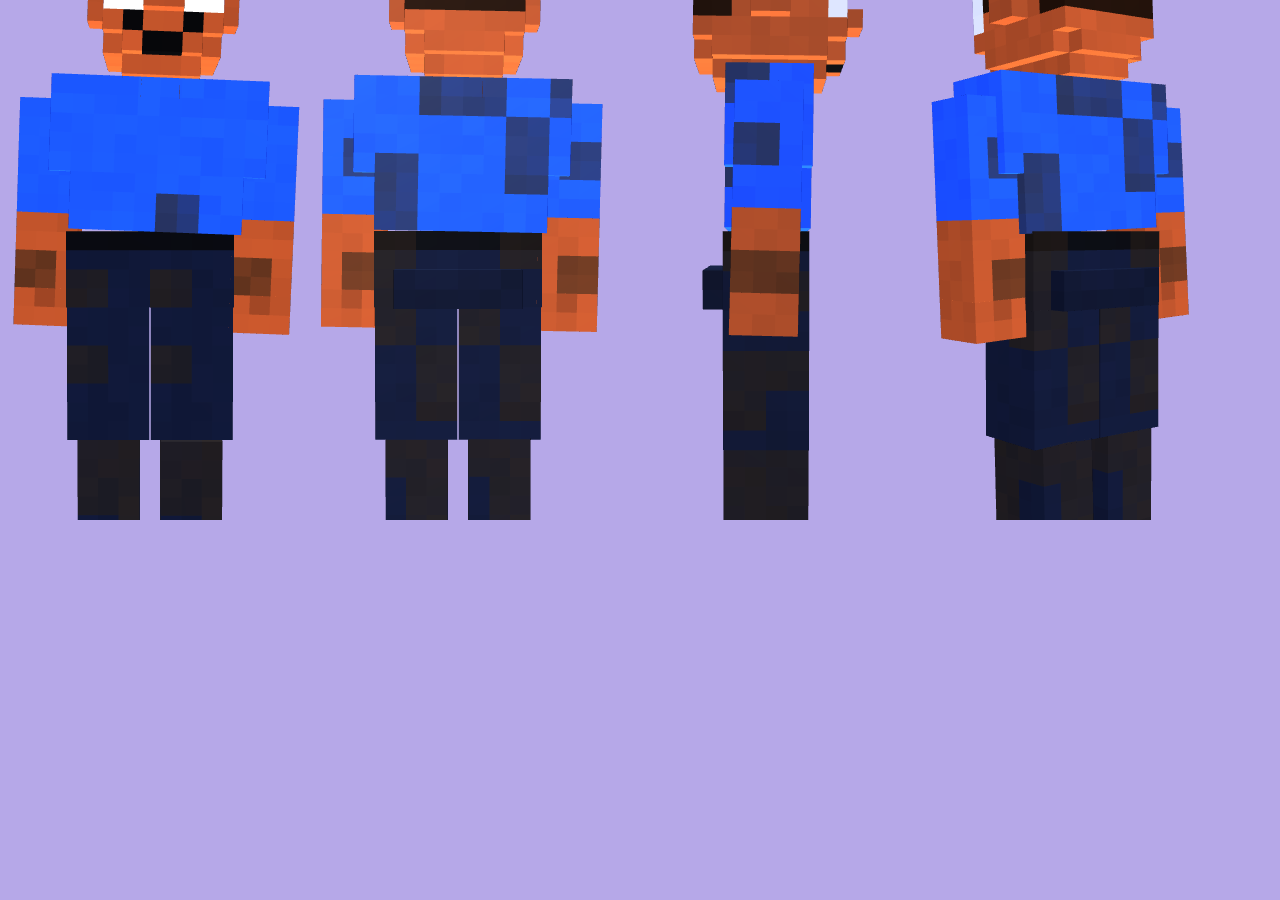
<file: _avatar-body-test.html>
<!doctype html><html><head><meta charset="utf-8"><title>avatar body test</title>
<style>body{margin:0;background:#b6a8e8;display:flex;gap:8px;flex-wrap:wrap}canvas{display:block}</style></head>
<body>
<script src="vendor/three/three.r128.min.js"></script>
<script src="engine/world/53-voxel-avatar.js"></script>
<script>
const W=300,H=520;
// four angles: front, back, left profile, 3/4 back
const VIEWS=[
  {name:'front', ang:0},
  {name:'back', ang:Math.PI},
  {name:'left', ang:-Math.PI/2},
  {name:'3q-back', ang:Math.PI*0.78},
];
let done=0;
for(const v of VIEWS){
  const cv=document.createElement('canvas');
  cv.width=W*devicePixelRatio; cv.height=H*devicePixelRatio;
  cv.style.width=W+'px'; cv.style.height=H+'px';
  document.body.appendChild(cv);
  const renderer=new THREE.WebGLRenderer({canvas:cv,antialias:true});
  renderer.setPixelRatio(devicePixelRatio);
  renderer.setSize(W,H,false);
  renderer.setClearColor(0xb6a8e8,1);
  const scene=new THREE.Scene();
  const cam=new THREE.PerspectiveCamera(32,W/H,0.01,100);
  scene.add(new THREE.HemisphereLight(0xffffff,0x6a5fa0,1.1));
  const dir=new THREE.DirectionalLight(0xffffff,1.0); dir.position.set(2,4,3); scene.add(dir);
  const av=window.makeVoxelAvatar({fit:'Casual',seed:7,body:'Masc',skin:2,height:1,build:1,gear:'None'});
  scene.add(av.group);
  const box=new THREE.Box3().setFromObject(av.group);
  const c=box.getCenter(new THREE.Vector3());
  const r=0.62;
  const midY=c.y;
  cam.position.set(Math.sin(v.ang)*r, midY, Math.cos(v.ang)*r);
  cam.lookAt(0, midY*0.92, 0);
  let frames=0;
  function loop(){ av.update(0.016); renderer.render(scene,cam); if(frames++<8) requestAnimationFrame(loop); else { done++; if(done===VIEWS.length) window.__ready=true; } }
  loop();
  const lbl=document.createElement('div'); lbl.textContent=v.name; lbl.style.cssText='position:absolute;color:#fff;font:bold 12px monospace';
}
</script></body></html>
</file>
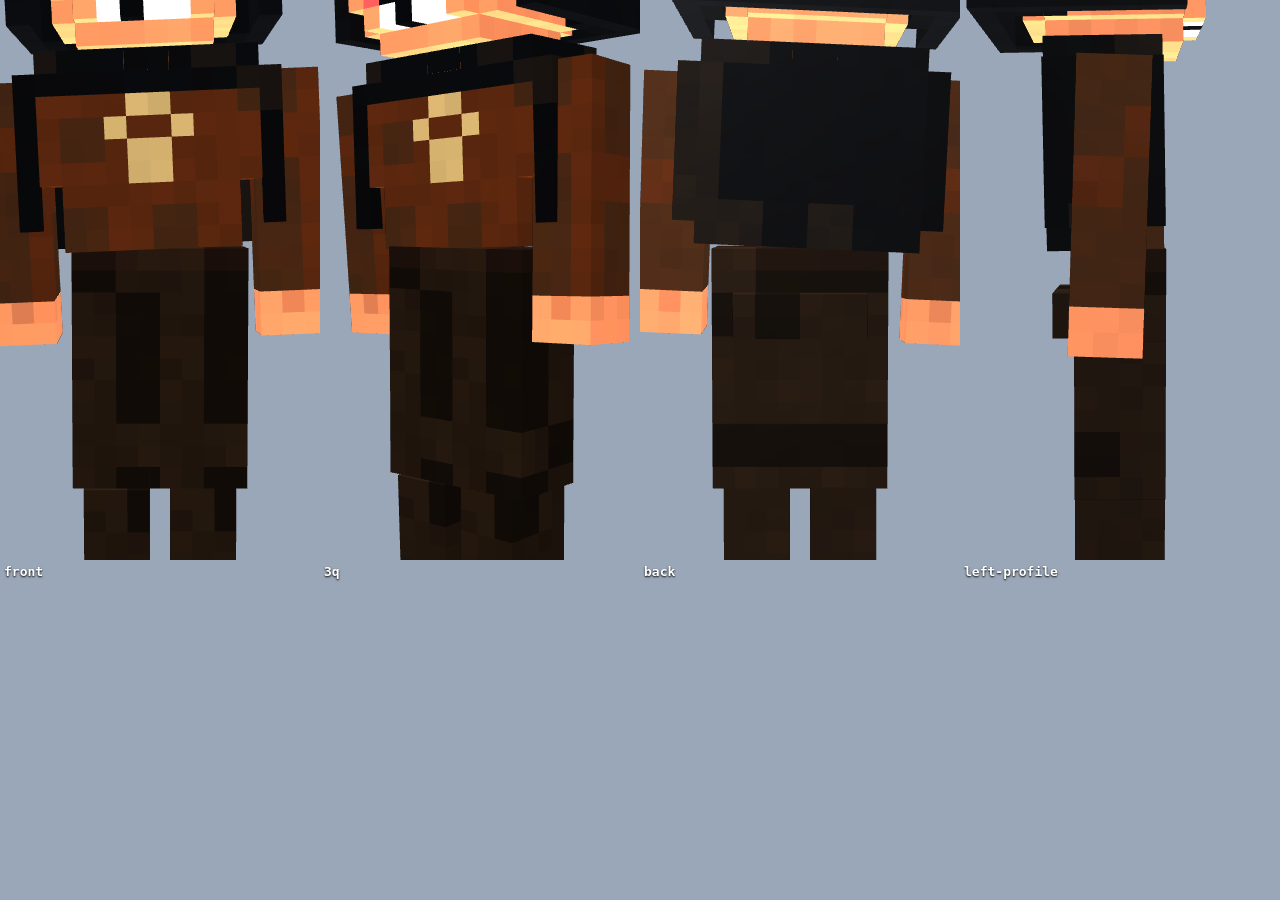
<file: _avatar-hooded-proof.html>
<!doctype html><html><head><meta charset="utf-8"><title>hooded proof</title>
<style>html,body{margin:0;background:#9aa7b8}#row{display:flex;gap:0;flex-wrap:nowrap}canvas{display:block}span.lbl{position:absolute;color:#fff;font:bold 13px monospace;padding:4px;text-shadow:0 1px 2px #000}</style></head>
<body><div id="row"></div>
<script src="vendor/three/three.r128.min.js"></script>
<script src="engine/world/53-voxel-avatar.js"></script>
<script>
const W=320,H=560, DPR=1;
const VIEWS=[
  {name:'front', ang:0},
  {name:'3q', ang:Math.PI*0.22},
  {name:'back', ang:Math.PI},
  {name:'left-profile', ang:-Math.PI/2},
];
const row=document.getElementById('row');
const diag={threeLoaded: typeof THREE!=='undefined', avatarFn: typeof window.makeVoxelAvatar==='function', views:[]};
for(const v of VIEWS){
  const wrap=document.createElement('div'); wrap.style.position='relative'; row.appendChild(wrap);
  const cv=document.createElement('canvas');
  cv.width=W*DPR; cv.height=H*DPR; cv.style.width=W+'px'; cv.style.height=H+'px';
  wrap.appendChild(cv);
  const renderer=new THREE.WebGLRenderer({canvas:cv,antialias:true,preserveDrawingBuffer:true});
  renderer.setPixelRatio(DPR); renderer.setSize(W,H,false); renderer.setClearColor(0x9aa7b8,1);
  const scene=new THREE.Scene();
  const cam=new THREE.PerspectiveCamera(30,W/H,0.01,100);
  scene.add(new THREE.HemisphereLight(0xffffff,0x5a6680,1.15));
  const dir=new THREE.DirectionalLight(0xffffff,1.05); dir.position.set(2,4,3); scene.add(dir);
  const av=window.makeVoxelAvatar({fit:'HoodedRogue',seed:99,body:'Masc',skin:1,height:1,build:0,gear:'None'});
  scene.add(av.group);
  const box=new THREE.Box3().setFromObject(av.group);
  const c=box.getCenter(new THREE.Vector3());
  const r=0.6, midY=c.y;
  cam.position.set(Math.sin(v.ang)*r, midY*1.05, Math.cos(v.ang)*r);
  cam.lookAt(0, midY*0.9, 0);
  for(let i=0;i<16;i++) av.update(0.05);
  renderer.render(scene,cam);
  // pixel readback: count non-background pixels to prove geometry rendered
  const gl=renderer.getContext();
  const px=new Uint8Array(W*H*4);
  gl.readPixels(0,0,W,H,gl.RGBA,gl.UNSIGNED_BYTE,px);
  let nonBg=0, darkHood=0, brownTunic=0;
  for(let i=0;i<px.length;i+=4){
    const rr=px[i],gg=px[i+1],bb=px[i+2];
    // background is ~ (154,167,184)
    if(Math.abs(rr-154)>16||Math.abs(gg-167)>16||Math.abs(bb-184)>16) nonBg++;
    if(rr<70&&gg<70&&bb<80) darkHood++;            // near-black hood/cloak
    if(rr>110&&rr<170&&gg>70&&gg<120&&bb<90) brownTunic++; // leather tunic browns
  }
  diag.views.push({name:v.name, nonBg, darkHood, brownTunic, total:W*H});
  const lbl=document.createElement('span'); lbl.className='lbl'; lbl.textContent=v.name; wrap.appendChild(lbl);
}
window.__diag=diag;
document.title='DIAG '+JSON.stringify(diag);
window.__ready=true;
</script></body></html>
</file>
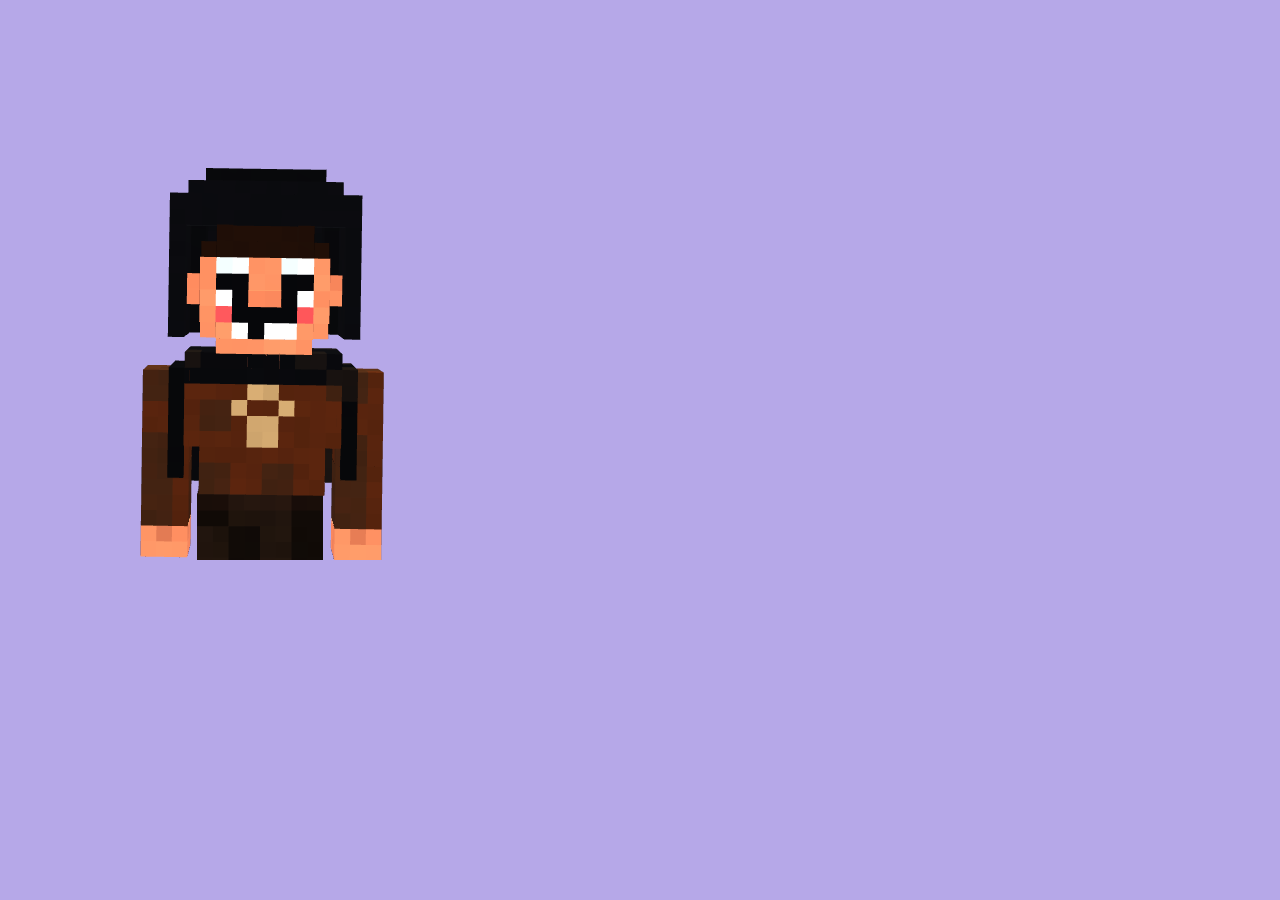
<file: _avatar-test.html>
<!doctype html><html><head><meta charset="utf-8"><title>avatar test</title>
<style>body{margin:0;background:#b6a8e8}#c{display:block}</style></head>
<body><canvas id="c"></canvas>
<script src="vendor/three/three.r128.min.js"></script>
<script src="engine/world/53-voxel-avatar.js"></script>
<script>
const cv=document.getElementById('c');
const W=520,H=560; cv.width=W*devicePixelRatio; cv.height=H*devicePixelRatio;
cv.style.width=W+'px'; cv.style.height=H+'px';
const renderer=new THREE.WebGLRenderer({canvas:cv,antialias:true});
renderer.setPixelRatio(devicePixelRatio);
renderer.setSize(W,H,false);
renderer.setClearColor(0xb6a8e8,1);
const scene=new THREE.Scene();
const cam=new THREE.PerspectiveCamera(32,W/H,0.01,100);
scene.add(new THREE.HemisphereLight(0xffffff,0x6a5fa0,1.1));
const dir=new THREE.DirectionalLight(0xffffff,1.0); dir.position.set(2,4,3); scene.add(dir);
const av=window.makeVoxelAvatar({fit:'HoodedRogue',seed:99,body:'Masc',skin:1,height:1,build:0,gear:'None'});
scene.add(av.group);
// frame on the head/upper body
const box=new THREE.Box3().setFromObject(av.group);
const c=box.getCenter(new THREE.Vector3());
const headY=box.max.y - (box.max.y-box.min.y)*0.18;
cam.position.set(0, headY, 0.78);
cam.lookAt(0, headY, 0);
let t=0,frames=0;
function loop(){ t+=0.016; av.update(0.016); renderer.render(scene,cam); if(frames++<8) requestAnimationFrame(loop); else window.__ready=true; }
loop();
</script></body></html>
</file>
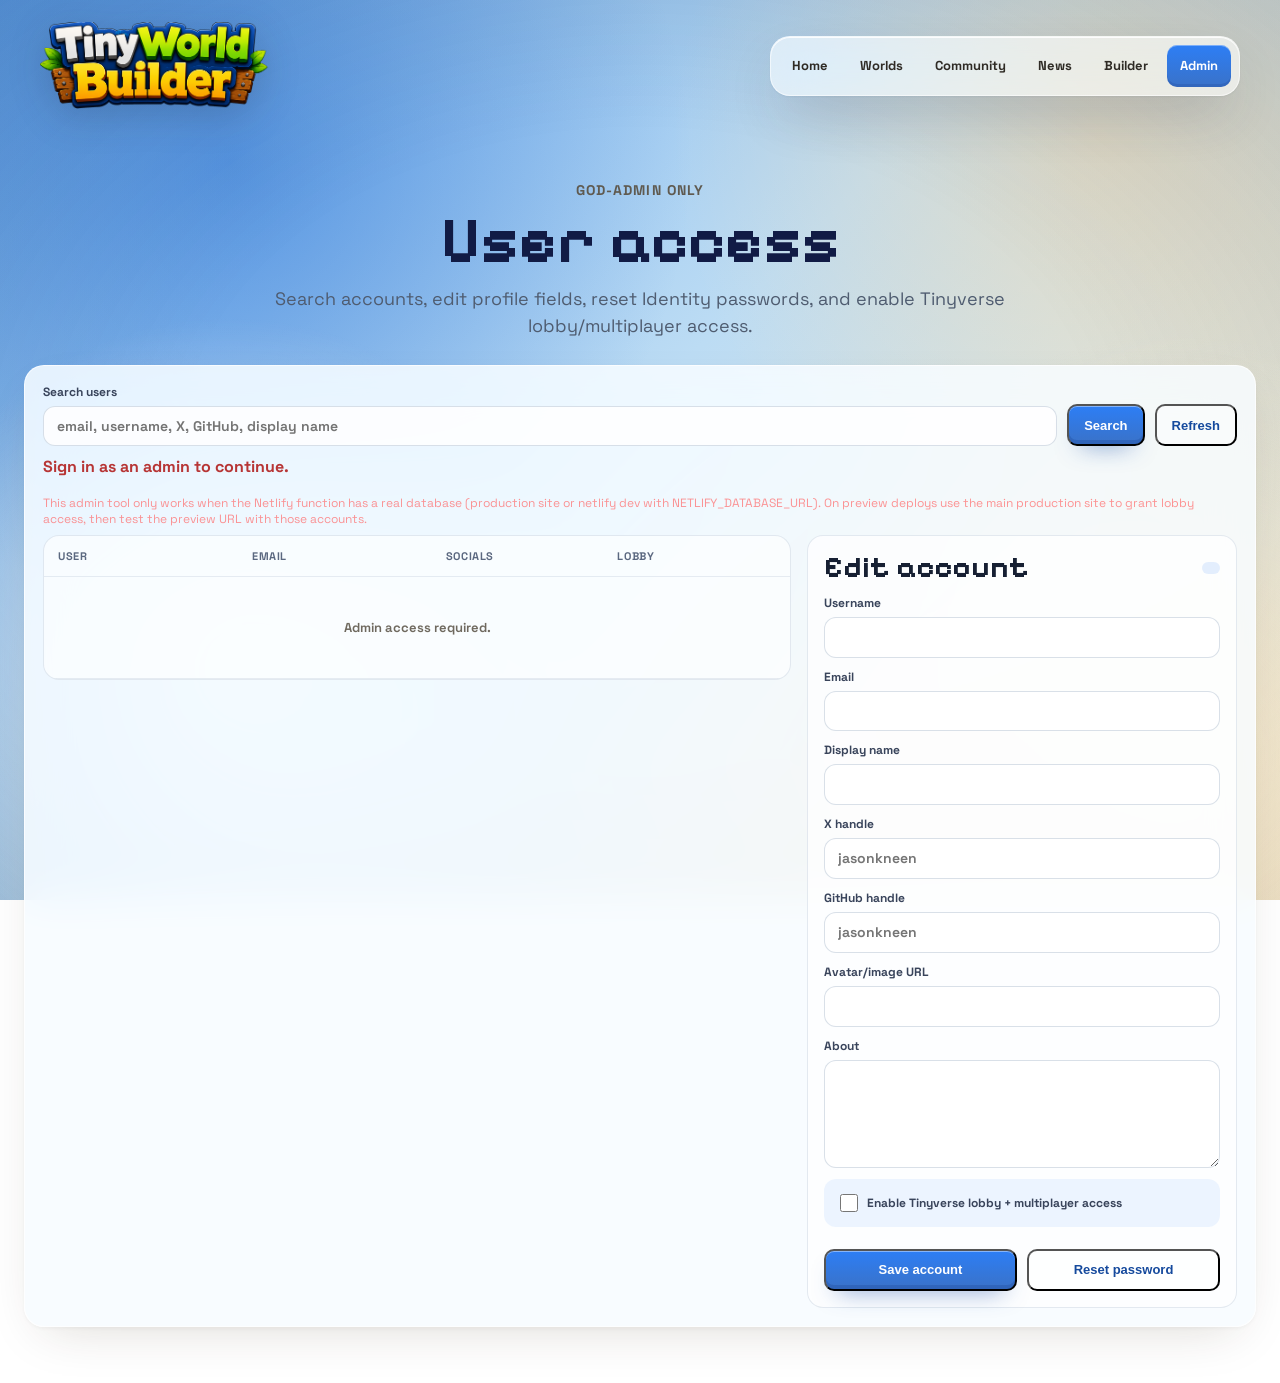
<file: admin-users.html>
<!DOCTYPE html>
<html lang="en">
<head>
<meta charset="UTF-8" />
<meta name="viewport" content="width=device-width, initial-scale=1" />
<meta name="description" content="TinyWorld admin user management." />
<title>Admin Users - Tiny World Builder</title>
<link rel="icon" href="assets/twlogo.png" />
<link rel="preconnect" href="https://fonts.googleapis.com" />
<link rel="preconnect" href="https://fonts.gstatic.com" crossorigin />
<link rel="stylesheet" href="https://fonts.googleapis.com/css2?family=Space+Grotesk:wght@300..700&display=swap" />
<link rel="stylesheet" href="styles/landing.css" />
<script>
  (function adminAuthBootstrap() {
    window.__tinyworldAuthReady = new Promise(function (resolve) {
      window.__resolveTinyWorldAuthReady = resolve;
      setTimeout(function () { resolve(false); }, 2500);
    });
  })();
</script>
<script id="tinyworld-auth-importmap" type="importmap">
{
  "imports": {
    "@netlify/identity": "./vendor/netlify/identity.js",
    "gotrue-js": "./vendor/netlify/gotrue.js"
  }
}
</script>
<script type="module" src="vendor/tinyworld-auth.js"></script>
</head>
<body class="landing-page admin-users-page">
  <header class="site-header" aria-label="Tiny World Builder">
    <a class="site-logo" href="/" aria-label="Tiny World Builder home">
      <img src="assets/twlogo-wordmark.png" alt="Tiny World Builder" width="1064" height="403" />
    </a>
    <nav class="site-nav" aria-label="Primary">
      <a href="/">Home</a>
      <a href="/worlds">Worlds</a>
      <a href="/community">Community</a>
      <a href="/news">News</a>
      <a href="/tiny-world-builder">Builder</a>
      <a href="/admin-users" aria-current="page">Admin</a>
    </nav>
  </header>

  <main>
    <section class="page-hero-section admin-users-hero" aria-labelledby="admin-users-title">
      <div class="page-hero-copy">
        <p class="eyebrow">God-admin only</p>
        <h1 id="admin-users-title">User access</h1>
        <p>Search accounts, edit profile fields, reset Identity passwords, and enable Tinyverse lobby/multiplayer access.</p>
      </div>
    </section>

    <section class="admin-users-shell" aria-label="User administration">
      <div class="admin-users-toolbar">
        <label>
          <span>Search users</span>
          <input id="admin-user-search" type="search" placeholder="email, username, X, GitHub, display name" autocomplete="off" />
        </label>
        <button class="primary-action" id="admin-user-search-btn" type="button">Search</button>
        <button class="secondary-action" id="admin-user-refresh-btn" type="button">Refresh</button>
      </div>
      <p class="admin-users-status" id="admin-users-status">Checking admin access…</p><p style="font-size:12px;opacity:.7;margin:8px 0;color:#f66">This admin tool only works when the Netlify function has a real database (production site or netlify dev with NETLIFY_DATABASE_URL). On preview deploys use the main production site to grant lobby access, then test the preview URL with those accounts.</p>
      <div class="admin-users-layout">
        <div class="admin-users-list-wrap">
          <table class="admin-users-table">
            <thead>
              <tr>
                <th>User</th>
                <th>Email</th>
                <th>Socials</th>
                <th>Lobby</th>
                <th></th>
              </tr>
            </thead>
            <tbody id="admin-users-list"></tbody>
          </table>
        </div>
        <form class="admin-user-editor" id="admin-user-editor" hidden>
          <div class="admin-user-editor-head">
            <h2>Edit account</h2>
            <span id="admin-user-id-pill"></span>
          </div>
          <input id="admin-user-id" type="hidden" />
          <label>Username<input id="admin-user-username" type="text" autocomplete="off" required /></label>
          <label>Email<input id="admin-user-email" type="email" autocomplete="off" /></label>
          <label>Display name<input id="admin-user-display" type="text" autocomplete="off" required /></label>
          <label>X handle<input id="admin-user-twitter" type="text" autocomplete="off" placeholder="jasonkneen" /></label>
          <label>GitHub handle<input id="admin-user-github" type="text" autocomplete="off" placeholder="jasonkneen" /></label>
          <label>Avatar/image URL<input id="admin-user-image" type="url" autocomplete="off" /></label>
          <label>About<textarea id="admin-user-about" rows="5"></textarea></label>
          <label class="admin-user-check"><input id="admin-user-lobby" type="checkbox" /> Enable Tinyverse lobby + multiplayer access</label>
          <p class="admin-reset-note" id="admin-reset-note"></p>
          <div class="admin-user-actions">
            <button class="primary-action" type="submit">Save account</button>
            <button class="secondary-action" id="admin-user-reset-password" type="button">Reset password</button>
          </div>
        </form>
      </div>
    </section>
  </main>

  <script src="scripts/admin-users.js" defer></script>
</body>
</html>
</file>
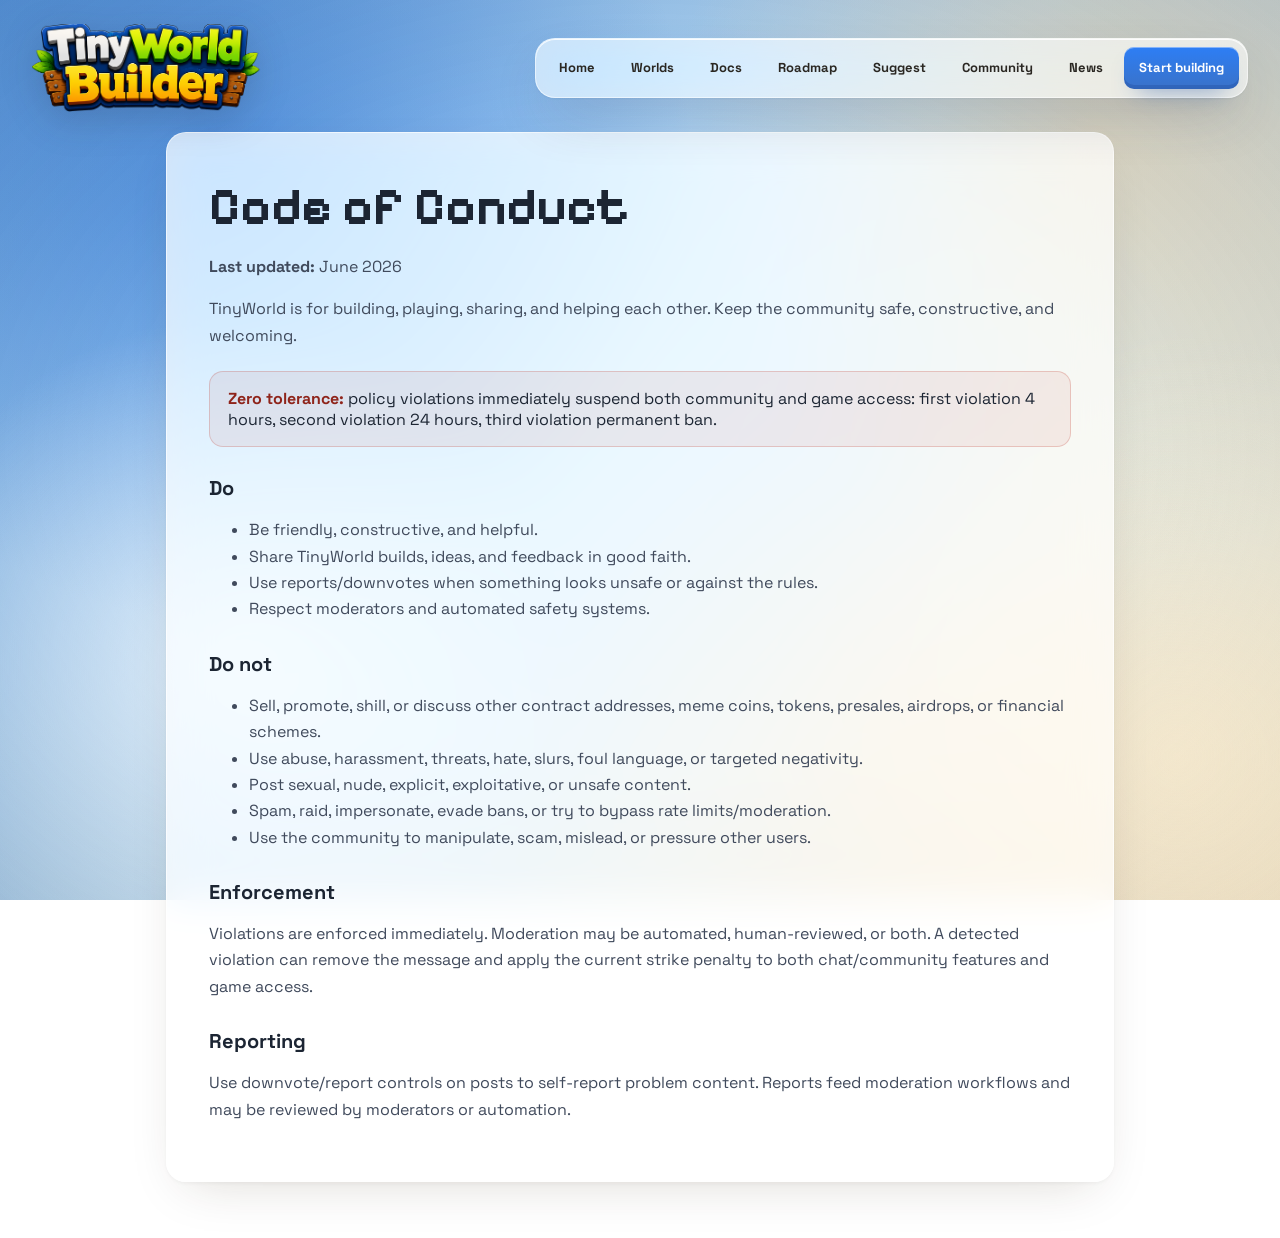
<file: code-of-conduct.html>
<!DOCTYPE html>
<html lang="en">
<head>
<meta charset="UTF-8" />
<meta name="viewport" content="width=device-width, initial-scale=1" />
<meta name="description" content="TinyWorld Community Code of Conduct" />
<title>Code of Conduct - Tiny World Builder</title>
<link rel="icon" href="assets/twlogo.png" />
<link rel="preconnect" href="https://fonts.googleapis.com" />
<link rel="preconnect" href="https://fonts.gstatic.com" crossorigin />
<link rel="stylesheet" href="https://fonts.googleapis.com/css2?family=Space+Grotesk:wght@300..700&display=swap" />
<link rel="stylesheet" href="styles/landing.css" />
<style>
  .legal-main { width:min(980px, calc(100vw - 32px)); margin:0 auto; padding:132px 16px 56px; }
  .legal-card { background:rgba(255,255,255,.76); border:1px solid rgba(255,255,255,.62); border-radius:var(--radius-xl); box-shadow:var(--shadow); backdrop-filter:blur(20px) saturate(180%); -webkit-backdrop-filter:blur(20px) saturate(180%); padding:clamp(22px,4vw,42px); color:#1c2533; }
  .legal-card h1 { font-family:var(--display-font); font-size:clamp(32px,5vw,52px); margin:0 0 6px; }
  .legal-card h2 { margin:28px 0 10px; font-size:20px; }
  .legal-card p, .legal-card li { color:#404a5c; line-height:1.65; }
  .zero { margin:22px 0; padding:16px 18px; border-radius:var(--radius-lg); background:rgba(192,57,43,.08); border:1px solid rgba(192,57,43,.22); }
  .zero strong { color:#8f241b; }
</style>
</head>
<body class="landing-page">
  <header class="site-header" aria-label="Tiny World Builder">
    <a class="site-logo" href="/" aria-label="Tiny World Builder home"><img src="assets/twlogo-wordmark.png" alt="Tiny World Builder" width="1064" height="403" /></a>
    <nav class="site-nav" aria-label="Primary">
      <a href="/">Home</a><a href="/worlds">Worlds</a><a href="/docs">Docs</a><a href="/roadmap">Roadmap</a><a href="/features">Suggest</a><a href="/community">Community</a><a href="/news">News</a><a class="nav-cta" href="/tiny-world-builder">Start building</a>
    </nav>
  </header>
  <main class="legal-main">
    <article class="legal-card">
      <h1>Code of Conduct</h1>
      <p><strong>Last updated:</strong> June 2026</p>
      <p>TinyWorld is for building, playing, sharing, and helping each other. Keep the community safe, constructive, and welcoming.</p>
      <div class="zero"><strong>Zero tolerance:</strong> policy violations immediately suspend both community and game access: first violation 4 hours, second violation 24 hours, third violation permanent ban.</div>
      <h2>Do</h2>
      <ul>
        <li>Be friendly, constructive, and helpful.</li>
        <li>Share TinyWorld builds, ideas, and feedback in good faith.</li>
        <li>Use reports/downvotes when something looks unsafe or against the rules.</li>
        <li>Respect moderators and automated safety systems.</li>
      </ul>
      <h2>Do not</h2>
      <ul>
        <li>Sell, promote, shill, or discuss other contract addresses, meme coins, tokens, presales, airdrops, or financial schemes.</li>
        <li>Use abuse, harassment, threats, hate, slurs, foul language, or targeted negativity.</li>
        <li>Post sexual, nude, explicit, exploitative, or unsafe content.</li>
        <li>Spam, raid, impersonate, evade bans, or try to bypass rate limits/moderation.</li>
        <li>Use the community to manipulate, scam, mislead, or pressure other users.</li>
      </ul>
      <h2>Enforcement</h2>
      <p>Violations are enforced immediately. Moderation may be automated, human-reviewed, or both. A detected violation can remove the message and apply the current strike penalty to both chat/community features and game access.</p>
      <h2>Reporting</h2>
      <p>Use downvote/report controls on posts to self-report problem content. Reports feed moderation workflows and may be reviewed by moderators or automation.</p>
    </article>
  </main>
</body>
</html>
</file>
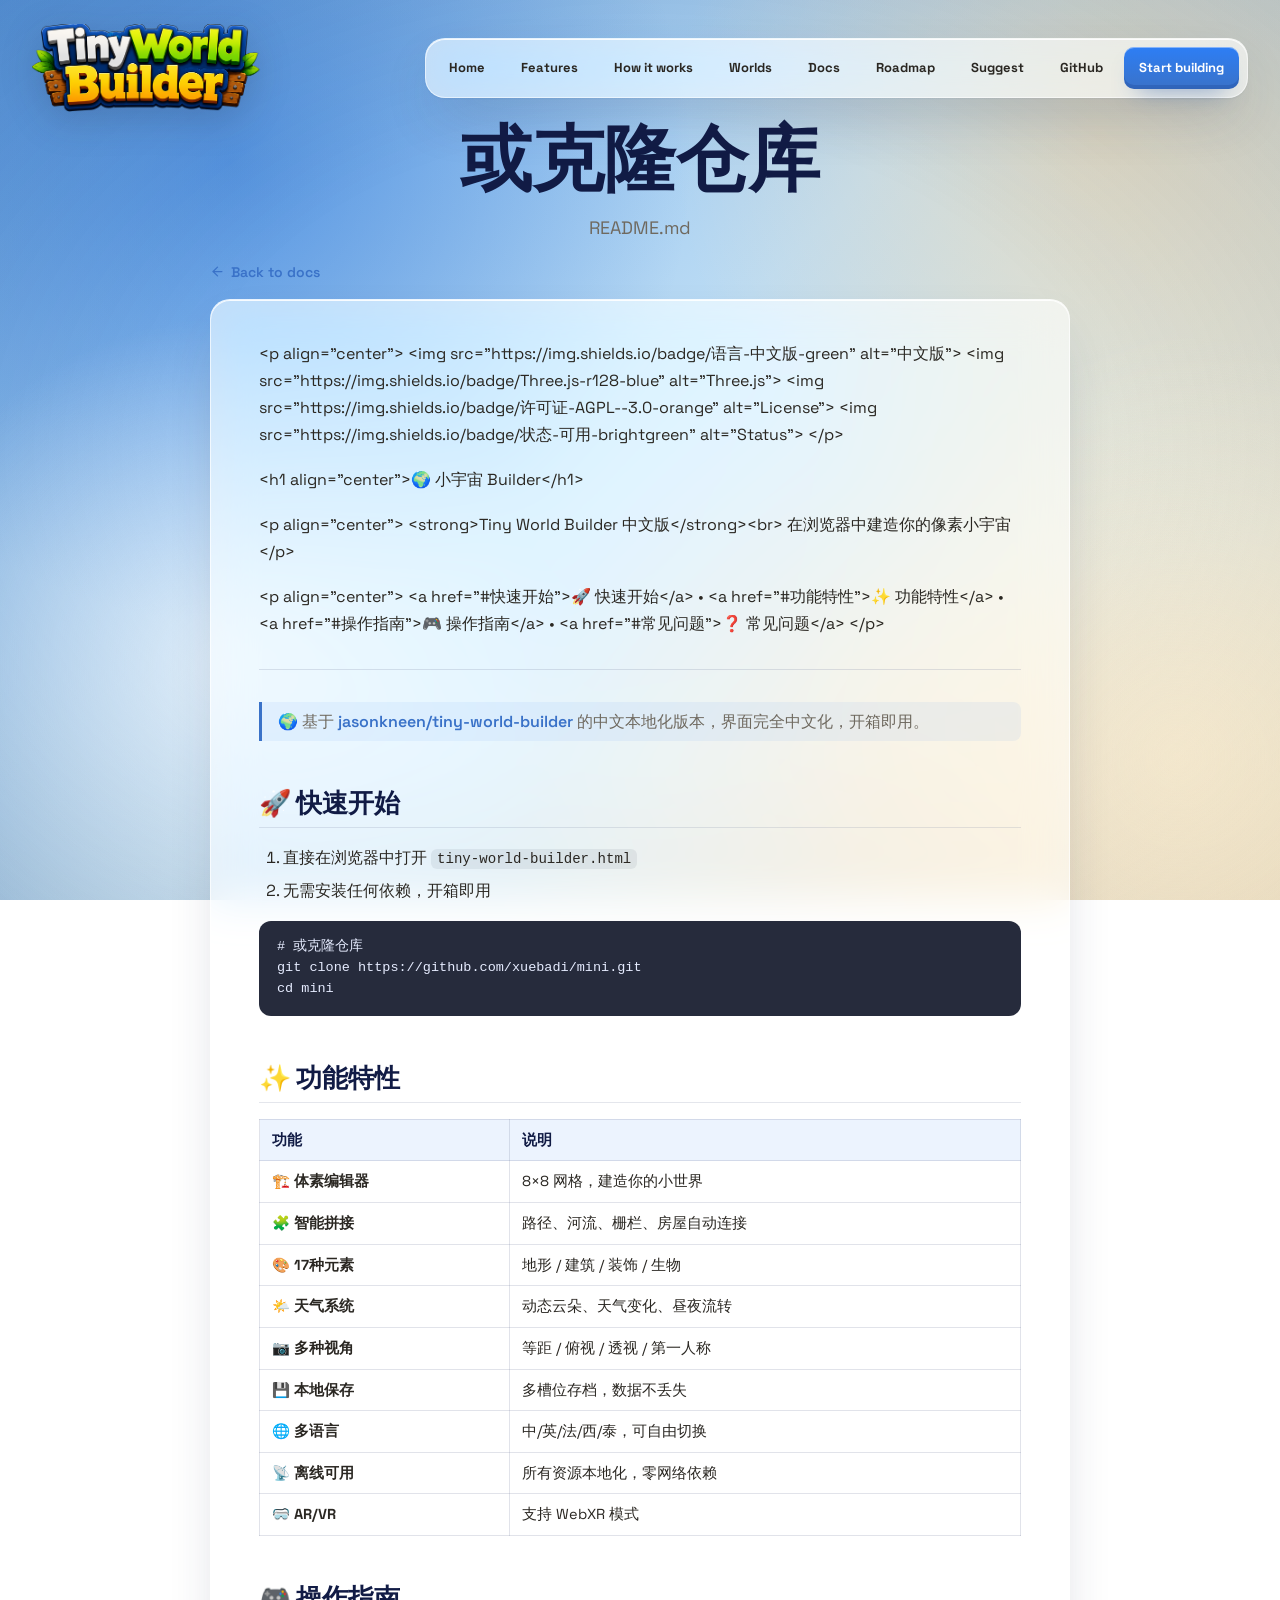
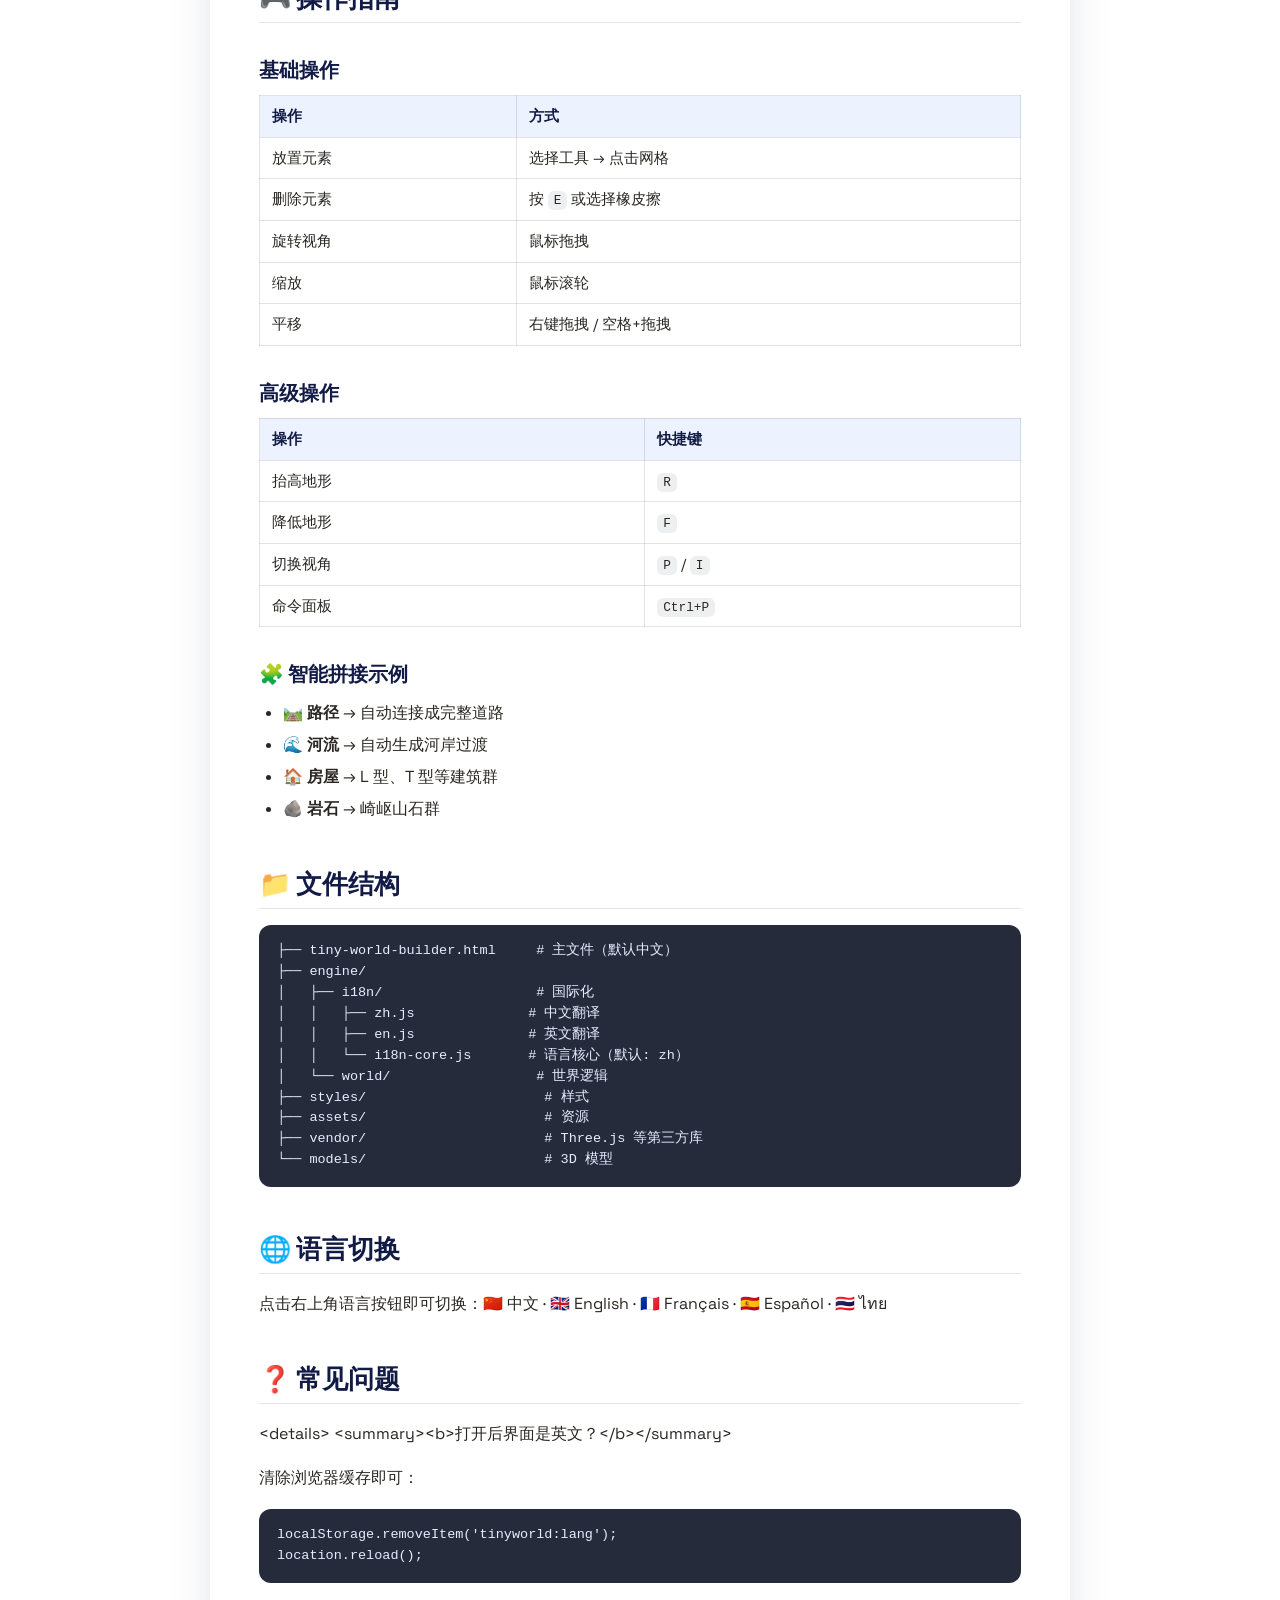
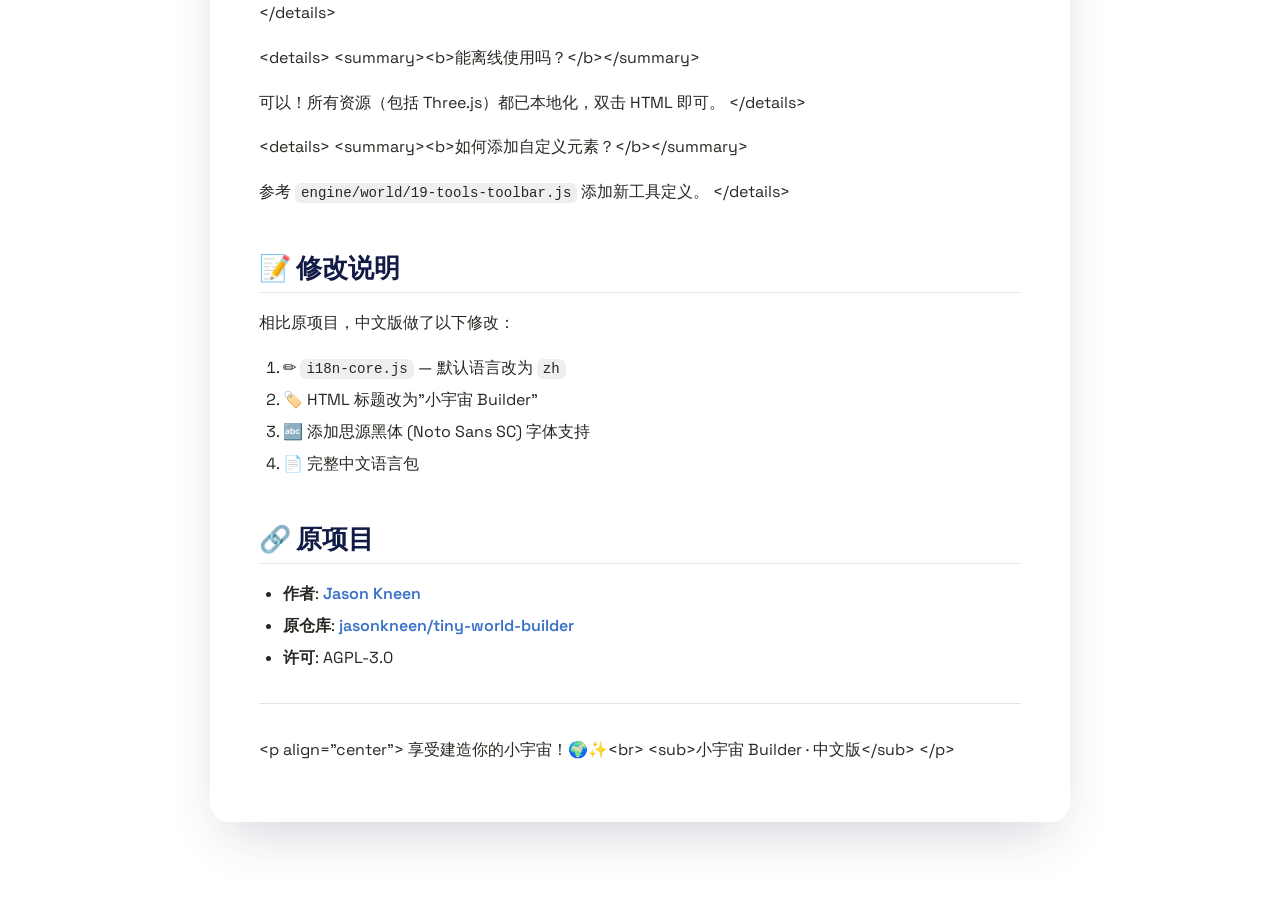
<file: doc.html>
<!DOCTYPE html>
<html lang="en">
<head>
<meta charset="UTF-8" />
<meta name="viewport" content="width=device-width, initial-scale=1" />
<meta name="description" content="Tiny World Builder documentation." />
<title>Docs - Tiny World Builder</title>
<link rel="icon" href="assets/twlogo.png" />
<link rel="preconnect" href="https://fonts.googleapis.com" />
<link rel="preconnect" href="https://fonts.gstatic.com" crossorigin />
<link rel="stylesheet" href="https://fonts.googleapis.com/css2?family=Space+Grotesk:wght@300..700&display=swap" />
<link rel="stylesheet" href="styles/landing.css" />
<style>
/* ---- doc viewer ---- */
.doc-shell {
  width: min(860px, calc(100% - 48px));
  margin: 0 auto;
  padding: 0 0 80px;
}
.doc-back {
  display: inline-flex;
  align-items: center;
  gap: 6px;
  font-size: 14px;
  font-weight: 600;
  color: var(--accent);
  text-decoration: none;
  margin-bottom: 18px;
}
.doc-back svg { width: 15px; height: 15px; fill: none; stroke: currentColor; stroke-width: 2; stroke-linecap: round; stroke-linejoin: round; }
.doc-back:hover { text-decoration: underline; }

.doc-panel {
  background: rgba(255, 255, 255, 0.62);
  border: 1px solid rgba(255, 255, 255, 0.66);
  border-radius: 20px;
  padding: 40px 48px;
  box-shadow: 0 1px 0 rgba(255, 255, 255, 0.88) inset, 0 24px 56px -18px rgba(40, 50, 80, 0.24);
  backdrop-filter: blur(22px) saturate(180%);
  -webkit-backdrop-filter: blur(22px) saturate(180%);
}

/* ---- markdown prose ---- */
.doc-prose { color: var(--ink); font-family: var(--body-font); font-size: 16px; line-height: 1.7; }
.doc-prose > *:first-child { margin-top: 0; }
.doc-prose h1, .doc-prose h2, .doc-prose h3, .doc-prose h4 {
  font-family: var(--display-font);
  color: #111b45;
  line-height: 1.2;
  margin: 1.8em 0 0.6em;
}
.doc-prose h1 { font-size: 34px; margin-top: 0; }
.doc-prose h2 { font-size: 26px; padding-bottom: 8px; border-bottom: 1px solid rgba(120,130,160,.2); }
.doc-prose h3 { font-size: 20px; }
.doc-prose h4 { font-size: 17px; }
.doc-prose p { margin: 0 0 1.1em; }
.doc-prose a { color: var(--accent); text-decoration: none; font-weight: 600; }
.doc-prose a:hover { text-decoration: underline; }
.doc-prose ul, .doc-prose ol { margin: 0 0 1.1em; padding-left: 1.5em; }
.doc-prose li { margin: 0.3em 0; }
.doc-prose blockquote {
  margin: 0 0 1.1em; padding: 6px 16px;
  border-left: 3px solid var(--accent);
  background: rgba(23,107,235,.06);
  border-radius: 0 8px 8px 0;
  color: var(--muted);
}
.doc-prose hr { border: none; border-top: 1px solid rgba(120,130,160,.22); margin: 2em 0; }
.doc-code {
  font-family: ui-monospace, 'SF Mono', Menlo, monospace;
  font-size: 0.88em;
  background: rgba(40,50,80,.08);
  padding: 2px 6px;
  border-radius: 6px;
}
.doc-pre {
  background: rgba(20,26,44,.92);
  color: #e6ecff;
  padding: 16px 18px;
  border-radius: 12px;
  overflow-x: auto;
  margin: 0 0 1.2em;
  font-size: 13.5px;
  line-height: 1.55;
}
.doc-pre code { font-family: ui-monospace, 'SF Mono', Menlo, monospace; background: none; padding: 0; }
.doc-prose img.doc-img { max-width: 100%; border-radius: 10px; margin: 0.5em 0; }
.doc-prose table {
  width: 100%; border-collapse: collapse; margin: 0 0 1.2em; font-size: 14.5px;
}
.doc-prose th, .doc-prose td {
  border: 1px solid rgba(120,130,160,.22);
  padding: 8px 12px;
  text-align: left;
}
.doc-prose th { background: rgba(23,107,235,.08); font-weight: 700; color: #111b45; }
.doc-prose tr:nth-child(even) td { background: rgba(255,255,255,.35); }
.doc-loading, .doc-error { padding: 40px 0; color: var(--muted); text-align: center; }
.doc-error { color: #9a3020; }
</style>
</head>
<body class="landing-page">
  <header class="site-header" aria-label="Tiny World Builder">
    <a class="site-logo" href="/" aria-label="Tiny World Builder home">
      <img src="assets/twlogo-wordmark.png" alt="Tiny World Builder" width="1064" height="403" />
    </a>
    <nav class="site-nav" aria-label="Primary">
      <a href="/">Home</a>
      <a href="/#features">Features</a>
      <a href="/#workflow">How it works</a>
      <a href="/worlds">Worlds</a>
      <a href="/docs" aria-current="page">Docs</a>
      <a href="/roadmap">Roadmap</a>
      <a href="/features">Suggest</a>
      <a href="https://github.com/jasonkneen/tiny-world-builder" rel="noopener noreferrer">GitHub</a>
      <a class="nav-cta" href="/tiny-world-builder">Start building</a>
    </nav>
  </header>

  <main>
    <section class="page-hero-section" style="padding-bottom:24px" aria-labelledby="doc-title">
      <div class="page-hero-copy">
        <h1 id="doc-title">Documentation</h1>
        <p id="doc-sub">Loading&hellip;</p>
      </div>
    </section>

    <div class="doc-shell">
      <a class="doc-back" href="/docs">
        <svg viewBox="0 0 24 24" aria-hidden="true"><path d="M19 12H5"/><path d="m12 19-7-7 7-7"/></svg>
        Back to docs
      </a>
      <div class="doc-panel">
        <article class="doc-prose" id="doc-content">
          <div class="doc-loading">Loading document&hellip;</div>
        </article>
      </div>
    </div>
  </main>

  <script>
  (function () {
    // ---- allowlist: only known repo docs, no traversal ----
    const ALLOWED = /^(README\.md|docs\/[A-Za-z0-9_-]+\.md)$/;

    function esc(s) {
      return String(s).replace(/&/g, '&amp;').replace(/</g, '&lt;').replace(/>/g, '&gt;').replace(/"/g, '&quot;');
    }

    function inline(t) {
      t = esc(t);
      // images then links
      t = t.replace(/!\[([^\]]*)\]\(([^)\s]+)(?:\s+"[^"]*")?\)/g, '<img alt="$1" src="$2" class="doc-img">');
      t = t.replace(/\[([^\]]+)\]\(([^)\s]+)(?:\s+"[^"]*")?\)/g, '<a href="$2">$1</a>');
      t = t.replace(/\*\*([^*]+)\*\*/g, '<strong>$1</strong>');
      t = t.replace(/__([^_]+)__/g, '<strong>$1</strong>');
      t = t.replace(/(^|[^*])\*(?!\s)([^*]+?)\*/g, '$1<em>$2</em>');
      t = t.replace(/`([^`]+)`/g, '<code class="doc-code">$1</code>');
      return t;
    }

    function renderMarkdown(src) {
      src = src.replace(/\r\n?/g, '\n');
      const blocks = [];
      // fenced code blocks → placeholders
      src = src.replace(/```[ \t]*([\w-]*)\n([\s\S]*?)```/g, function (m, lang, code) {
        blocks.push('<pre class="doc-pre"><code>' + esc(code.replace(/\n$/, '')) + '</code></pre>');
        return ' CB' + (blocks.length - 1) + ' ';
      });

      const lines = src.split('\n');
      const out = [];
      let i = 0;

      function flushList(type) {
        const items = [];
        const re = type === 'ul' ? /^[ \t]*[-*+]\s+(.*)$/ : /^[ \t]*\d+\.\s+(.*)$/;
        while (i < lines.length && re.test(lines[i])) {
          items.push('<li>' + inline(lines[i].match(re)[1]) + '</li>');
          i++;
        }
        out.push('<' + type + '>' + items.join('') + '</' + type + '>');
      }

      while (i < lines.length) {
        const line = lines[i];

        // code block placeholder on its own line
        const cb = line.match(/^ CB(\d+) $/);
        if (cb) { out.push(blocks[Number(cb[1])]); i++; continue; }

        if (/^\s*$/.test(line)) { i++; continue; }

        // heading
        const h = line.match(/^(#{1,6})\s+(.*)$/);
        if (h) { const n = h[1].length; out.push('<h' + n + '>' + inline(h[2].replace(/\s+#+\s*$/, '')) + '</h' + n + '>'); i++; continue; }

        // hr
        if (/^(-{3,}|\*{3,}|_{3,})\s*$/.test(line)) { out.push('<hr>'); i++; continue; }

        // table: header row | next row is separator
        if (/^\s*\|.*\|\s*$/.test(line) && i + 1 < lines.length && /^\s*\|?[\s:|-]+\|?\s*$/.test(lines[i + 1]) && lines[i + 1].includes('-')) {
          const parseRow = r => r.trim().replace(/^\||\|$/g, '').split('|').map(c => c.trim());
          const headers = parseRow(line);
          i += 2; // skip header + separator
          const body = [];
          while (i < lines.length && /^\s*\|.*\|\s*$/.test(lines[i])) {
            body.push(parseRow(lines[i])); i++;
          }
          let tbl = '<table><thead><tr>' + headers.map(c => '<th>' + inline(c) + '</th>').join('') + '</tr></thead><tbody>';
          tbl += body.map(r => '<tr>' + r.map(c => '<td>' + inline(c) + '</td>').join('') + '</tr>').join('');
          tbl += '</tbody></table>';
          out.push(tbl); continue;
        }

        // blockquote
        if (/^\s*>/.test(line)) {
          const buf = [];
          while (i < lines.length && /^\s*>/.test(lines[i])) { buf.push(lines[i].replace(/^\s*>\s?/, '')); i++; }
          out.push('<blockquote>' + inline(buf.join(' ')) + '</blockquote>');
          continue;
        }

        // lists
        if (/^[ \t]*[-*+]\s+/.test(line)) { flushList('ul'); continue; }
        if (/^[ \t]*\d+\.\s+/.test(line)) { flushList('ol'); continue; }

        // paragraph (gather until blank / block start)
        const para = [];
        while (i < lines.length && !/^\s*$/.test(lines[i]) &&
               !/^(#{1,6})\s/.test(lines[i]) && !/^\s*>/.test(lines[i]) &&
               !/^[ \t]*([-*+]|\d+\.)\s+/.test(lines[i]) && !/^ CB\d+ $/.test(lines[i]) &&
               !/^(-{3,}|\*{3,}|_{3,})\s*$/.test(lines[i])) {
          para.push(lines[i]); i++;
        }
        if (para.length) out.push('<p>' + inline(para.join(' ')) + '</p>');
      }

      return out.join('\n');
    }

    function titleFromMarkdown(md, fallback) {
      const m = md.match(/^#\s+(.+)$/m);
      return m ? m[1].trim() : fallback;
    }

    async function load() {
      const params = new URLSearchParams(location.search);
      const file = params.get('file') || 'README.md';
      const contentEl = document.getElementById('doc-content');
      const titleEl = document.getElementById('doc-title');
      const subEl = document.getElementById('doc-sub');

      if (!ALLOWED.test(file)) {
        contentEl.innerHTML = '<div class="doc-error">That document path is not allowed.</div>';
        titleEl.textContent = 'Documentation';
        subEl.textContent = 'Invalid document';
        return;
      }

      try {
        const r = await fetch('/' + file);
        if (!r.ok) throw new Error('HTTP ' + r.status);
        const md = await r.text();
        const fallback = file.split('/').pop().replace(/\.md$/, '');
        const title = titleFromMarkdown(md, fallback);
        titleEl.textContent = title;
        subEl.textContent = file;
        document.title = title + ' - Tiny World Builder';
        contentEl.innerHTML = renderMarkdown(md);
      } catch (err) {
        contentEl.innerHTML = '<div class="doc-error">Could not load <code>' + esc(file) + '</code> (' + esc(err.message) + ').</div>';
        titleEl.textContent = 'Documentation';
        subEl.textContent = 'Not found';
      }
    }

    load();
  })();
  </script>
</body>
</html>
</file>
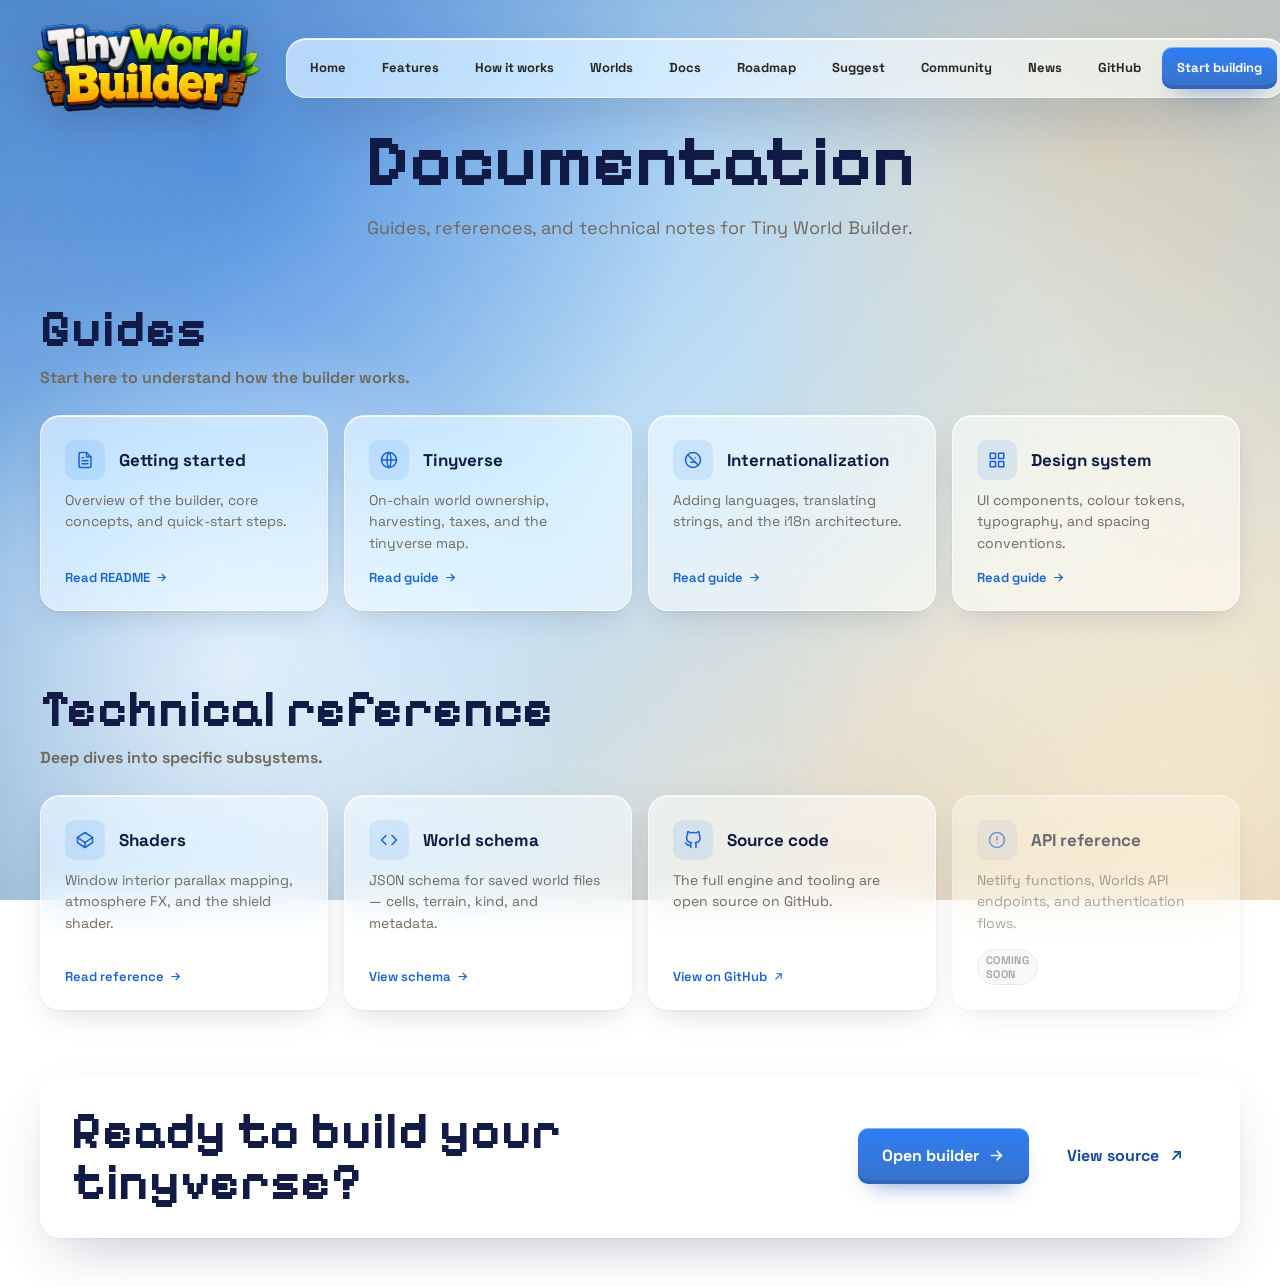
<file: docs.html>
<!DOCTYPE html>
<html lang="en">
<head>
<meta charset="UTF-8" />
<meta name="viewport" content="width=device-width, initial-scale=1" />
<meta name="description" content="Guides, reference, and technical docs for Tiny World Builder — the browser-native voxel world editor." />
<title>Docs - Tiny World Builder</title>
<link rel="icon" href="assets/twlogo.png" />
<link rel="preconnect" href="https://fonts.googleapis.com" />
<link rel="preconnect" href="https://fonts.gstatic.com" crossorigin />
<link rel="stylesheet" href="https://fonts.googleapis.com/css2?family=Space+Grotesk:wght@300..700&display=swap" />
<link rel="stylesheet" href="styles/landing.css" />
</head>
<body class="landing-page">
  <header class="site-header" aria-label="Tiny World Builder">
    <a class="site-logo" href="/" aria-label="Tiny World Builder home">
      <img src="assets/twlogo-wordmark.png" alt="Tiny World Builder" width="1064" height="403" />
    </a>
    <nav class="site-nav" aria-label="Primary">
      <a href="/">Home</a>
      <a href="/#features">Features</a>
      <a href="/#workflow">How it works</a>
      <a href="/worlds">Worlds</a>
      <a href="/docs" aria-current="page">Docs</a>
      <a href="/roadmap">Roadmap</a>
      <a href="/features">Suggest</a>
      <a href="/community">Community</a>
      <a href="/news">News</a>
      <a href="https://github.com/jasonkneen/tiny-world-builder" rel="noopener noreferrer">GitHub</a>
      <a class="nav-cta" href="/tiny-world-builder">Start building</a>
    </nav>
  </header>

  <main>
    <section class="page-hero-section" aria-labelledby="page-title">
      <div class="page-hero-copy">
        <h1 id="page-title">Documentation</h1>
        <p>Guides, references, and technical notes for Tiny World Builder.</p>
      </div>
    </section>

    <section class="docs-section" aria-labelledby="guides-title">
      <div class="section-head">
        <h2 id="guides-title">Guides</h2>
        <p>Start here to understand how the builder works.</p>
      </div>
      <div class="docs-grid">
        <a class="docs-card" href="doc.html?file=README.md">
          <div class="docs-card-icon" aria-hidden="true">
            <svg viewBox="0 0 24 24" fill="none" stroke="currentColor" stroke-width="2" stroke-linecap="round" stroke-linejoin="round"><path d="M14 2H6a2 2 0 0 0-2 2v16a2 2 0 0 0 2 2h12a2 2 0 0 0 2-2V8z"/><path d="M14 2v6h6"/><path d="M16 13H8"/><path d="M16 17H8"/><path d="M10 9H8"/></svg>
          </div>
          <h3>Getting started</h3>
          <p>Overview of the builder, core concepts, and quick-start steps.</p>
          <span class="docs-card-link" aria-hidden="true">Read README
            <svg viewBox="0 0 24 24" aria-hidden="true"><path d="M5 12h14"/><path d="m13 6 6 6-6 6"/></svg>
          </span>
        </a>
        <a class="docs-card" href="doc.html?file=docs/worlds.md">
          <div class="docs-card-icon" aria-hidden="true">
            <svg viewBox="0 0 24 24" fill="none" stroke="currentColor" stroke-width="2" stroke-linecap="round" stroke-linejoin="round"><circle cx="12" cy="12" r="10"/><path d="M2 12h20"/><path d="M12 2c3.4 2.6 3.4 17.4 0 20"/><path d="M12 2c-3.4 2.6-3.4 17.4 0 20"/></svg>
          </div>
          <h3>Tinyverse</h3>
          <p>On-chain world ownership, harvesting, taxes, and the tinyverse map.</p>
          <span class="docs-card-link" aria-hidden="true">Read guide
            <svg viewBox="0 0 24 24" aria-hidden="true"><path d="M5 12h14"/><path d="m13 6 6 6-6 6"/></svg>
          </span>
        </a>
        <a class="docs-card" href="doc.html?file=docs/i18n.md">
          <div class="docs-card-icon" aria-hidden="true">
            <svg viewBox="0 0 24 24" fill="none" stroke="currentColor" stroke-width="2" stroke-linecap="round" stroke-linejoin="round"><circle cx="12" cy="12" r="10"/><path d="m4.93 4.93 14.14 14.14"/><path d="M9 9h.01"/><path d="M15 9h.01"/><path d="M9 15h6"/></svg>
          </div>
          <h3>Internationalization</h3>
          <p>Adding languages, translating strings, and the i18n architecture.</p>
          <span class="docs-card-link" aria-hidden="true">Read guide
            <svg viewBox="0 0 24 24" aria-hidden="true"><path d="M5 12h14"/><path d="m13 6 6 6-6 6"/></svg>
          </span>
        </a>
        <a class="docs-card" href="doc.html?file=docs/DESIGN.md">
          <div class="docs-card-icon" aria-hidden="true">
            <svg viewBox="0 0 24 24" fill="none" stroke="currentColor" stroke-width="2" stroke-linecap="round" stroke-linejoin="round"><rect x="3" y="3" width="7" height="7"/><rect x="14" y="3" width="7" height="7"/><rect x="14" y="14" width="7" height="7"/><rect x="3" y="14" width="7" height="7"/></svg>
          </div>
          <h3>Design system</h3>
          <p>UI components, colour tokens, typography, and spacing conventions.</p>
          <span class="docs-card-link" aria-hidden="true">Read guide
            <svg viewBox="0 0 24 24" aria-hidden="true"><path d="M5 12h14"/><path d="m13 6 6 6-6 6"/></svg>
          </span>
        </a>
      </div>
    </section>

    <section class="docs-section" aria-labelledby="technical-title">
      <div class="section-head">
        <h2 id="technical-title">Technical reference</h2>
        <p>Deep dives into specific subsystems.</p>
      </div>
      <div class="docs-grid">
        <a class="docs-card" href="doc.html?file=docs/SHADERS.md">
          <div class="docs-card-icon" aria-hidden="true">
            <svg viewBox="0 0 24 24" fill="none" stroke="currentColor" stroke-width="2" stroke-linecap="round" stroke-linejoin="round"><polygon points="12 2 22 8.5 22 15.5 12 22 2 15.5 2 8.5 12 2"/><line x1="12" y1="22" x2="12" y2="15.5"/><polyline points="22 8.5 12 15.5 2 8.5"/></svg>
          </div>
          <h3>Shaders</h3>
          <p>Window interior parallax mapping, atmosphere FX, and the shield shader.</p>
          <span class="docs-card-link" aria-hidden="true">Read reference
            <svg viewBox="0 0 24 24" aria-hidden="true"><path d="M5 12h14"/><path d="m13 6 6 6-6 6"/></svg>
          </span>
        </a>
        <a class="docs-card" href="world.schema.json">
          <div class="docs-card-icon" aria-hidden="true">
            <svg viewBox="0 0 24 24" fill="none" stroke="currentColor" stroke-width="2" stroke-linecap="round" stroke-linejoin="round"><polyline points="16 18 22 12 16 6"/><polyline points="8 6 2 12 8 18"/></svg>
          </div>
          <h3>World schema</h3>
          <p>JSON schema for saved world files — cells, terrain, kind, and metadata.</p>
          <span class="docs-card-link" aria-hidden="true">View schema
            <svg viewBox="0 0 24 24" aria-hidden="true"><path d="M5 12h14"/><path d="m13 6 6 6-6 6"/></svg>
          </span>
        </a>
        <a class="docs-card" href="https://github.com/jasonkneen/tiny-world-builder" rel="noopener noreferrer">
          <div class="docs-card-icon" aria-hidden="true">
            <svg viewBox="0 0 24 24" fill="none" stroke="currentColor" stroke-width="2" stroke-linecap="round" stroke-linejoin="round"><path d="M9 19c-5 1.5-5-2.5-7-3m14 6v-3.87a3.37 3.37 0 0 0-.94-2.61c3.14-.35 6.44-1.54 6.44-7A5.44 5.44 0 0 0 20 4.77 5.07 5.07 0 0 0 19.91 1S18.73.65 16 2.48a13.38 13.38 0 0 0-7 0C6.27.65 5.09 1 5.09 1A5.07 5.07 0 0 0 5 4.77a5.44 5.44 0 0 0-1.5 3.78c0 5.42 3.3 6.61 6.44 7A3.37 3.37 0 0 0 9 18.13V22"/></svg>
          </div>
          <h3>Source code</h3>
          <p>The full engine and tooling are open source on GitHub.</p>
          <span class="docs-card-link" aria-hidden="true">View on GitHub
            <svg viewBox="0 0 24 24" aria-hidden="true"><path d="M7 17 17 7"/><path d="M9 7h8v8"/></svg>
          </span>
        </a>
        <a class="docs-card docs-card-coming" aria-disabled="true">
          <div class="docs-card-icon" aria-hidden="true">
            <svg viewBox="0 0 24 24" fill="none" stroke="currentColor" stroke-width="2" stroke-linecap="round" stroke-linejoin="round"><circle cx="12" cy="12" r="10"/><line x1="12" y1="8" x2="12" y2="12"/><line x1="12" y1="16" x2="12.01" y2="16"/></svg>
          </div>
          <h3>API reference</h3>
          <p>Netlify functions, Worlds API endpoints, and authentication flows.</p>
          <span class="docs-card-badge">Coming soon</span>
        </a>
      </div>
    </section>

    <section class="cta-section" aria-labelledby="cta-title">
      <div class="cta-copy">
        <h2 id="cta-title">Ready to build your tinyverse?</h2>        
      </div>
      <div class="cta-actions">
        <a class="primary-action" href="/tiny-world-builder">
          <span>Open builder</span>
          <svg viewBox="0 0 24 24" aria-hidden="true"><path d="M5 12h14"/><path d="m13 6 6 6-6 6"/></svg>
        </a>
        <a class="secondary-action" href="https://github.com/jasonkneen/tiny-world-builder" rel="noopener noreferrer">
          <span>View source</span>
          <svg viewBox="0 0 24 24" aria-hidden="true"><path d="M7 17 17 7"/><path d="M9 7h8v8"/></svg>
        </a>
      </div>
    </section>
  </main>
</body>
</html>
</file>
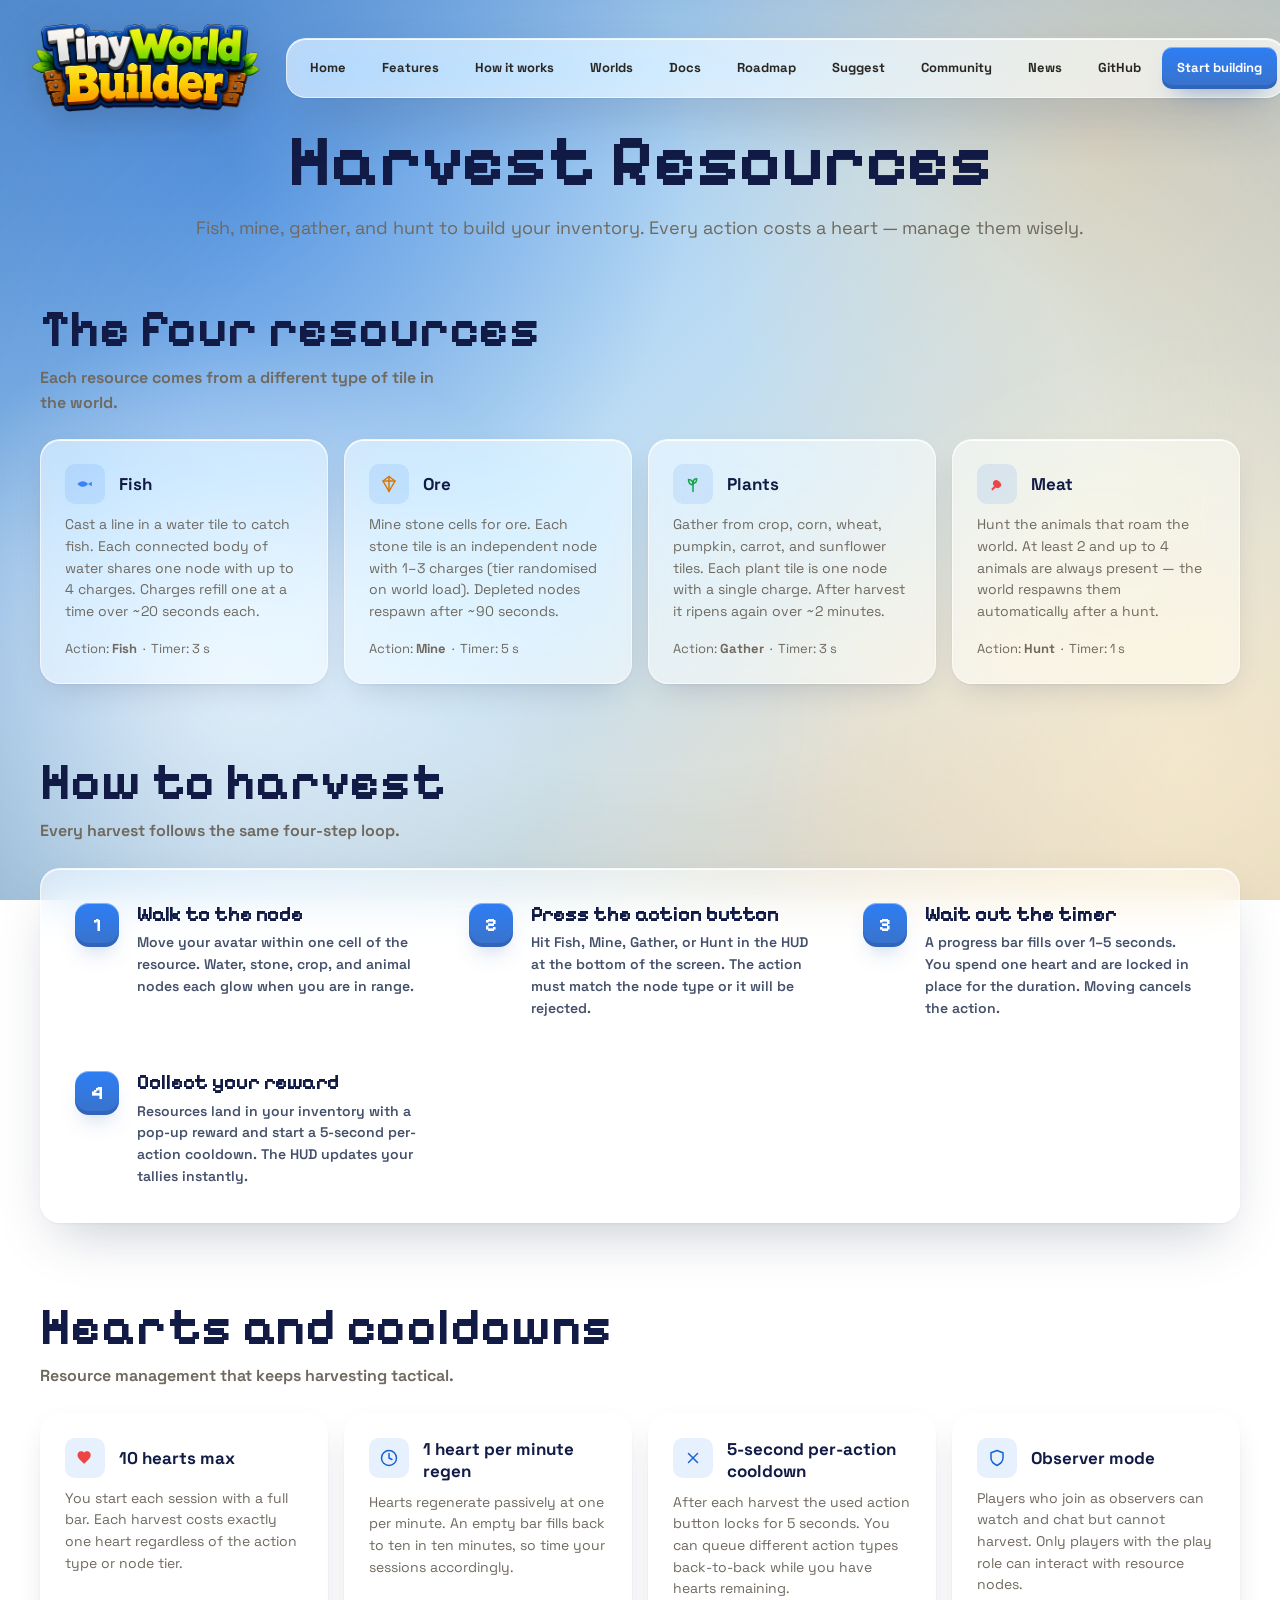
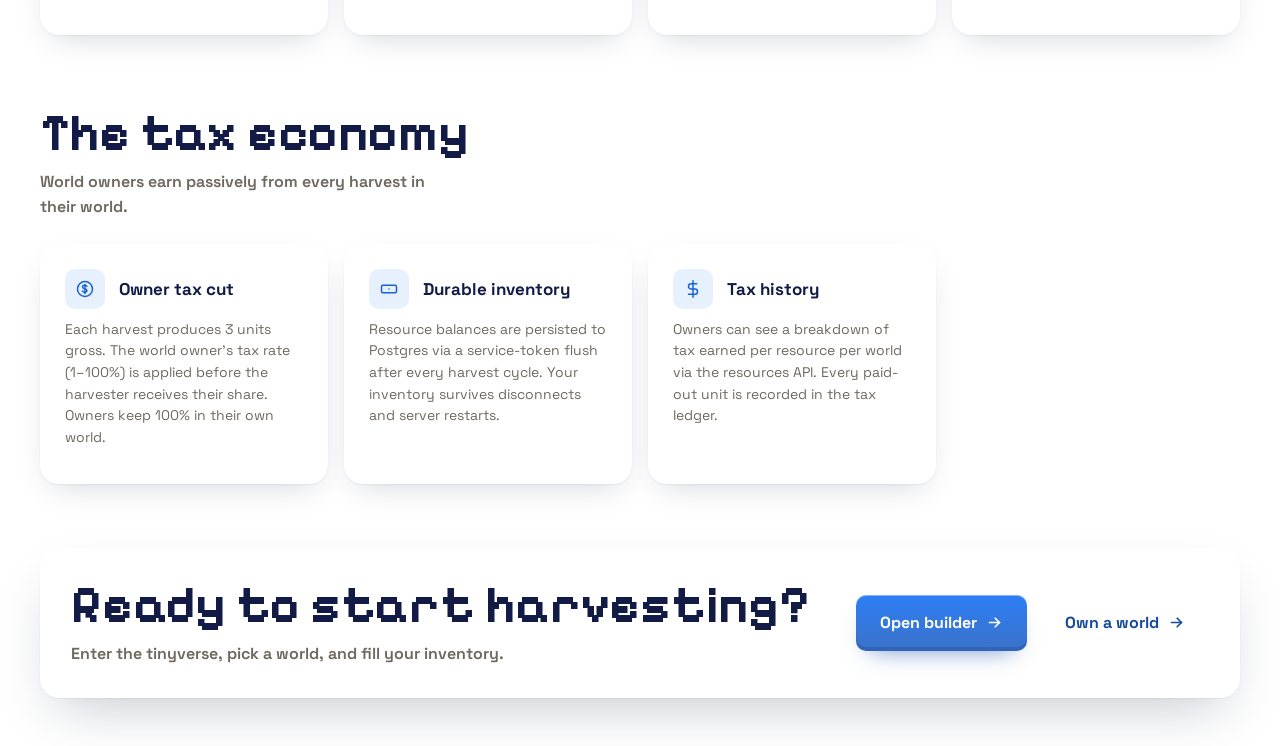
<file: harvest.html>
<!DOCTYPE html>
<html lang="en">
<head>
<meta charset="UTF-8" />
<meta name="viewport" content="width=device-width, initial-scale=1" />
<meta name="description" content="Harvest fish, ore, plants, and meat inside Tiny World Builder's Tinyverse. Learn how nodes, hearts, cooldowns, and the tax economy work." />
<title>Harvesting - Tiny World Builder</title>
<link rel="icon" href="assets/twlogo.png" />
<link rel="preconnect" href="https://fonts.googleapis.com" />
<link rel="preconnect" href="https://fonts.gstatic.com" crossorigin />
<link rel="stylesheet" href="https://fonts.googleapis.com/css2?family=Space+Grotesk:wght@300..700&display=swap" />
<link rel="stylesheet" href="styles/landing.css" />
</head>
<body class="landing-page">
  <header class="site-header" aria-label="Tiny World Builder">
    <a class="site-logo" href="/" aria-label="Tiny World Builder home">
      <img src="assets/twlogo-wordmark.png" alt="Tiny World Builder" width="1064" height="403" />
    </a>
    <nav class="site-nav" aria-label="Primary">
      <a href="/">Home</a>
      <a href="/#features">Features</a>
      <a href="/#workflow">How it works</a>
      <a href="/worlds">Worlds</a>
      <a href="/docs">Docs</a>
      <a href="/roadmap">Roadmap</a>
      <a href="/features">Suggest</a>
      <a href="/community">Community</a>
      <a href="/news">News</a>
      <a href="https://github.com/jasonkneen/tiny-world-builder" rel="noopener noreferrer">GitHub</a>
      <a class="nav-cta" href="/tiny-world-builder">Start building</a>
    </nav>
  </header>

  <main>
    <section class="page-hero-section" aria-labelledby="page-title">
      <div class="page-hero-copy">
        <h1 id="page-title">Harvest Resources</h1>
        <p>Fish, mine, gather, and hunt to build your inventory. Every action costs a heart — manage them wisely.</p>
      </div>
    </section>

    <section class="docs-section" aria-labelledby="resources-title">
      <div class="section-head">
        <h2 id="resources-title">The four resources</h2>
        <p>Each resource comes from a different type of tile in the world.</p>
      </div>
      <div class="docs-grid">
        <div class="docs-card">
          <div class="docs-card-icon" aria-hidden="true" style="color:#3b82f6">
            <svg viewBox="0 0 24 24" stroke-width="0" fill="currentColor">
              <path d="M2 12c4-5 10-5 14 0-4 5-10 5-14 0z"/>
              <path d="M16 12l5-3v6l-5-3z"/>
            </svg>
          </div>
          <h3>Fish</h3>
          <p>Cast a line in a water tile to catch fish. Each connected body of water shares one node with up to 4 charges. Charges refill one at a time over ~20 seconds each.</p>
          <p style="margin-top:6px;font-size:13px;color:#6f695f">Action: <strong>Fish</strong> &nbsp;·&nbsp; Timer: 3 s</p>
        </div>
        <div class="docs-card">
          <div class="docs-card-icon" aria-hidden="true" style="color:#d97706">
            <svg viewBox="0 0 24 24" fill="none" stroke="currentColor" stroke-width="2" stroke-linecap="round" stroke-linejoin="round">
              <path d="M12 2l8 6-8 14-8-14 8-6z"/>
              <path d="M4 8h16"/>
              <path d="M12 2v20"/>
            </svg>
          </div>
          <h3>Ore</h3>
          <p>Mine stone cells for ore. Each stone tile is an independent node with 1–3 charges (tier randomised on world load). Depleted nodes respawn after ~90 seconds.</p>
          <p style="margin-top:6px;font-size:13px;color:#6f695f">Action: <strong>Mine</strong> &nbsp;·&nbsp; Timer: 5 s</p>
        </div>
        <div class="docs-card">
          <div class="docs-card-icon" aria-hidden="true" style="color:#16a34a">
            <svg viewBox="0 0 24 24" fill="none" stroke="currentColor" stroke-width="2" stroke-linecap="round" stroke-linejoin="round">
              <path d="M12 22V9"/>
              <path d="M12 13C9 13 6 11 6 6c4 0 6 2 6 7z"/>
              <path d="M12 11c2.6 0 5-1.6 5-6-3.6 0-5 1.6-5 6z"/>
            </svg>
          </div>
          <h3>Plants</h3>
          <p>Gather from crop, corn, wheat, pumpkin, carrot, and sunflower tiles. Each plant tile is one node with a single charge. After harvest it ripens again over ~2 minutes.</p>
          <p style="margin-top:6px;font-size:13px;color:#6f695f">Action: <strong>Gather</strong> &nbsp;·&nbsp; Timer: 3 s</p>
        </div>
        <div class="docs-card">
          <div class="docs-card-icon" aria-hidden="true" style="color:#ef4444">
            <svg viewBox="0 0 24 24" fill="currentColor">
              <path d="M14.6 8.4a4.5 4.5 0 1 0-6.3 6.3L4 19l1.5.4.4 1.5 4.4-4.4a4.5 4.5 0 0 0 6.3-6.3z"/>
            </svg>
          </div>
          <h3>Meat</h3>
          <p>Hunt the animals that roam the world. At least 2 and up to 4 animals are always present — the world respawns them automatically after a hunt.</p>
          <p style="margin-top:6px;font-size:13px;color:#6f695f">Action: <strong>Hunt</strong> &nbsp;·&nbsp; Timer: 1 s</p>
        </div>
      </div>
    </section>

    <section class="workflow-section" aria-labelledby="how-title">
      <div class="section-head">
        <h2 id="how-title">How to harvest</h2>
        <p>Every harvest follows the same four-step loop.</p>
      </div>
      <ol class="workflow-steps">
        <li>
          <span class="step-number">1</span>
          <div>
            <h3>Walk to the node</h3>
            <p>Move your avatar within one cell of the resource. Water, stone, crop, and animal nodes each glow when you are in range.</p>
          </div>
        </li>
        <li>
          <span class="step-number">2</span>
          <div>
            <h3>Press the action button</h3>
            <p>Hit Fish, Mine, Gather, or Hunt in the HUD at the bottom of the screen. The action must match the node type or it will be rejected.</p>
          </div>
        </li>
        <li>
          <span class="step-number">3</span>
          <div>
            <h3>Wait out the timer</h3>
            <p>A progress bar fills over 1–5 seconds. You spend one heart and are locked in place for the duration. Moving cancels the action.</p>
          </div>
        </li>
        <li>
          <span class="step-number">4</span>
          <div>
            <h3>Collect your reward</h3>
            <p>Resources land in your inventory with a pop-up reward and start a 5-second per-action cooldown. The HUD updates your tallies instantly.</p>
          </div>
        </li>
      </ol>
    </section>

    <section class="docs-section" aria-labelledby="hearts-title">
      <div class="section-head">
        <h2 id="hearts-title">Hearts and cooldowns</h2>
        <p>Resource management that keeps harvesting tactical.</p>
      </div>
      <div class="docs-grid">
        <div class="docs-card">
          <div class="docs-card-icon" aria-hidden="true" style="color:#ef4444">
            <svg viewBox="0 0 24 24" fill="currentColor" stroke="none">
              <path d="M12 20.7l-1.5-1.4C5.3 14.6 2 11.6 2 7.9 2 5.1 4.1 3 6.8 3c1.6 0 3.1.7 4 1.9.9-1.2 2.4-1.9 4-1.9 2.7 0 4.8 2.1 4.8 4.9 0 3.7-3.3 6.7-8.3 11.4z"/>
            </svg>
          </div>
          <h3>10 hearts max</h3>
          <p>You start each session with a full bar. Each harvest costs exactly one heart regardless of the action type or node tier.</p>
        </div>
        <div class="docs-card">
          <div class="docs-card-icon" aria-hidden="true">
            <svg viewBox="0 0 24 24" fill="none" stroke="currentColor" stroke-width="2" stroke-linecap="round" stroke-linejoin="round">
              <circle cx="12" cy="12" r="10"/>
              <polyline points="12 6 12 12 16 14"/>
            </svg>
          </div>
          <h3>1 heart per minute regen</h3>
          <p>Hearts regenerate passively at one per minute. An empty bar fills back to ten in ten minutes, so time your sessions accordingly.</p>
        </div>
        <div class="docs-card">
          <div class="docs-card-icon" aria-hidden="true">
            <svg viewBox="0 0 24 24" fill="none" stroke="currentColor" stroke-width="2" stroke-linecap="round" stroke-linejoin="round">
              <path d="M18 6 6 18"/>
              <path d="m6 6 12 12"/>
            </svg>
          </div>
          <h3>5-second per-action cooldown</h3>
          <p>After each harvest the used action button locks for 5 seconds. You can queue different action types back-to-back while you have hearts remaining.</p>
        </div>
        <div class="docs-card">
          <div class="docs-card-icon" aria-hidden="true">
            <svg viewBox="0 0 24 24" fill="none" stroke="currentColor" stroke-width="2" stroke-linecap="round" stroke-linejoin="round">
              <path d="M12 22s8-4 8-10V5l-8-3-8 3v7c0 6 8 10 8 10z"/>
            </svg>
          </div>
          <h3>Observer mode</h3>
          <p>Players who join as observers can watch and chat but cannot harvest. Only players with the play role can interact with resource nodes.</p>
        </div>
      </div>
    </section>

    <section class="docs-section" aria-labelledby="economy-title">
      <div class="section-head">
        <h2 id="economy-title">The tax economy</h2>
        <p>World owners earn passively from every harvest in their world.</p>
      </div>
      <div class="docs-grid">
        <div class="docs-card">
          <div class="docs-card-icon" aria-hidden="true">
            <svg viewBox="0 0 24 24" fill="none" stroke="currentColor" stroke-width="2" stroke-linecap="round" stroke-linejoin="round">
              <path d="M12 2a10 10 0 1 0 0 20 10 10 0 0 0 0-20z"/>
              <path d="M12 6v12"/>
              <path d="M14.6 8.6A3 3 0 0 0 11.6 7c-1.7 0-3 1-3 2.3 0 3 6 1.7 6 4.7 0 1.3-1.3 2.3-3 2.3a3 3 0 0 1-3-1.6"/>
            </svg>
          </div>
          <h3>Owner tax cut</h3>
          <p>Each harvest produces 3 units gross. The world owner's tax rate (1–100%) is applied before the harvester receives their share. Owners keep 100% in their own world.</p>
        </div>
        <div class="docs-card">
          <div class="docs-card-icon" aria-hidden="true">
            <svg viewBox="0 0 24 24" fill="none" stroke="currentColor" stroke-width="2" stroke-linecap="round" stroke-linejoin="round">
              <path d="M20 7H4a2 2 0 0 0-2 2v6a2 2 0 0 0 2 2h16a2 2 0 0 0 2-2V9a2 2 0 0 0-2-2z"/>
              <path d="M12 12h.01"/>
            </svg>
          </div>
          <h3>Durable inventory</h3>
          <p>Resource balances are persisted to Postgres via a service-token flush after every harvest cycle. Your inventory survives disconnects and server restarts.</p>
        </div>
        <div class="docs-card">
          <div class="docs-card-icon" aria-hidden="true">
            <svg viewBox="0 0 24 24" fill="none" stroke="currentColor" stroke-width="2" stroke-linecap="round" stroke-linejoin="round">
              <line x1="12" y1="1" x2="12" y2="23"/>
              <path d="M17 5H9.5a3.5 3.5 0 0 0 0 7h5a3.5 3.5 0 0 1 0 7H6"/>
            </svg>
          </div>
          <h3>Tax history</h3>
          <p>Owners can see a breakdown of tax earned per resource per world via the resources API. Every paid-out unit is recorded in the tax ledger.</p>
        </div>
      </div>
    </section>

    <section class="cta-section" aria-labelledby="cta-title">
      <div class="cta-copy">
        <h2 id="cta-title">Ready to start harvesting?</h2>
        <p>Enter the tinyverse, pick a world, and fill your inventory.</p>
      </div>
      <div class="cta-actions">
        <a class="primary-action" href="/tiny-world-builder">
          <span>Open builder</span>
          <svg viewBox="0 0 24 24" aria-hidden="true"><path d="M5 12h14"/><path d="m13 6 6 6-6 6"/></svg>
        </a>
        <a class="secondary-action" href="/worlds">
          <span>Own a world</span>
          <svg viewBox="0 0 24 24" aria-hidden="true"><path d="M5 12h14"/><path d="m13 6 6 6-6 6"/></svg>
        </a>
      </div>
    </section>
  </main>
</body>
</html>
</file>
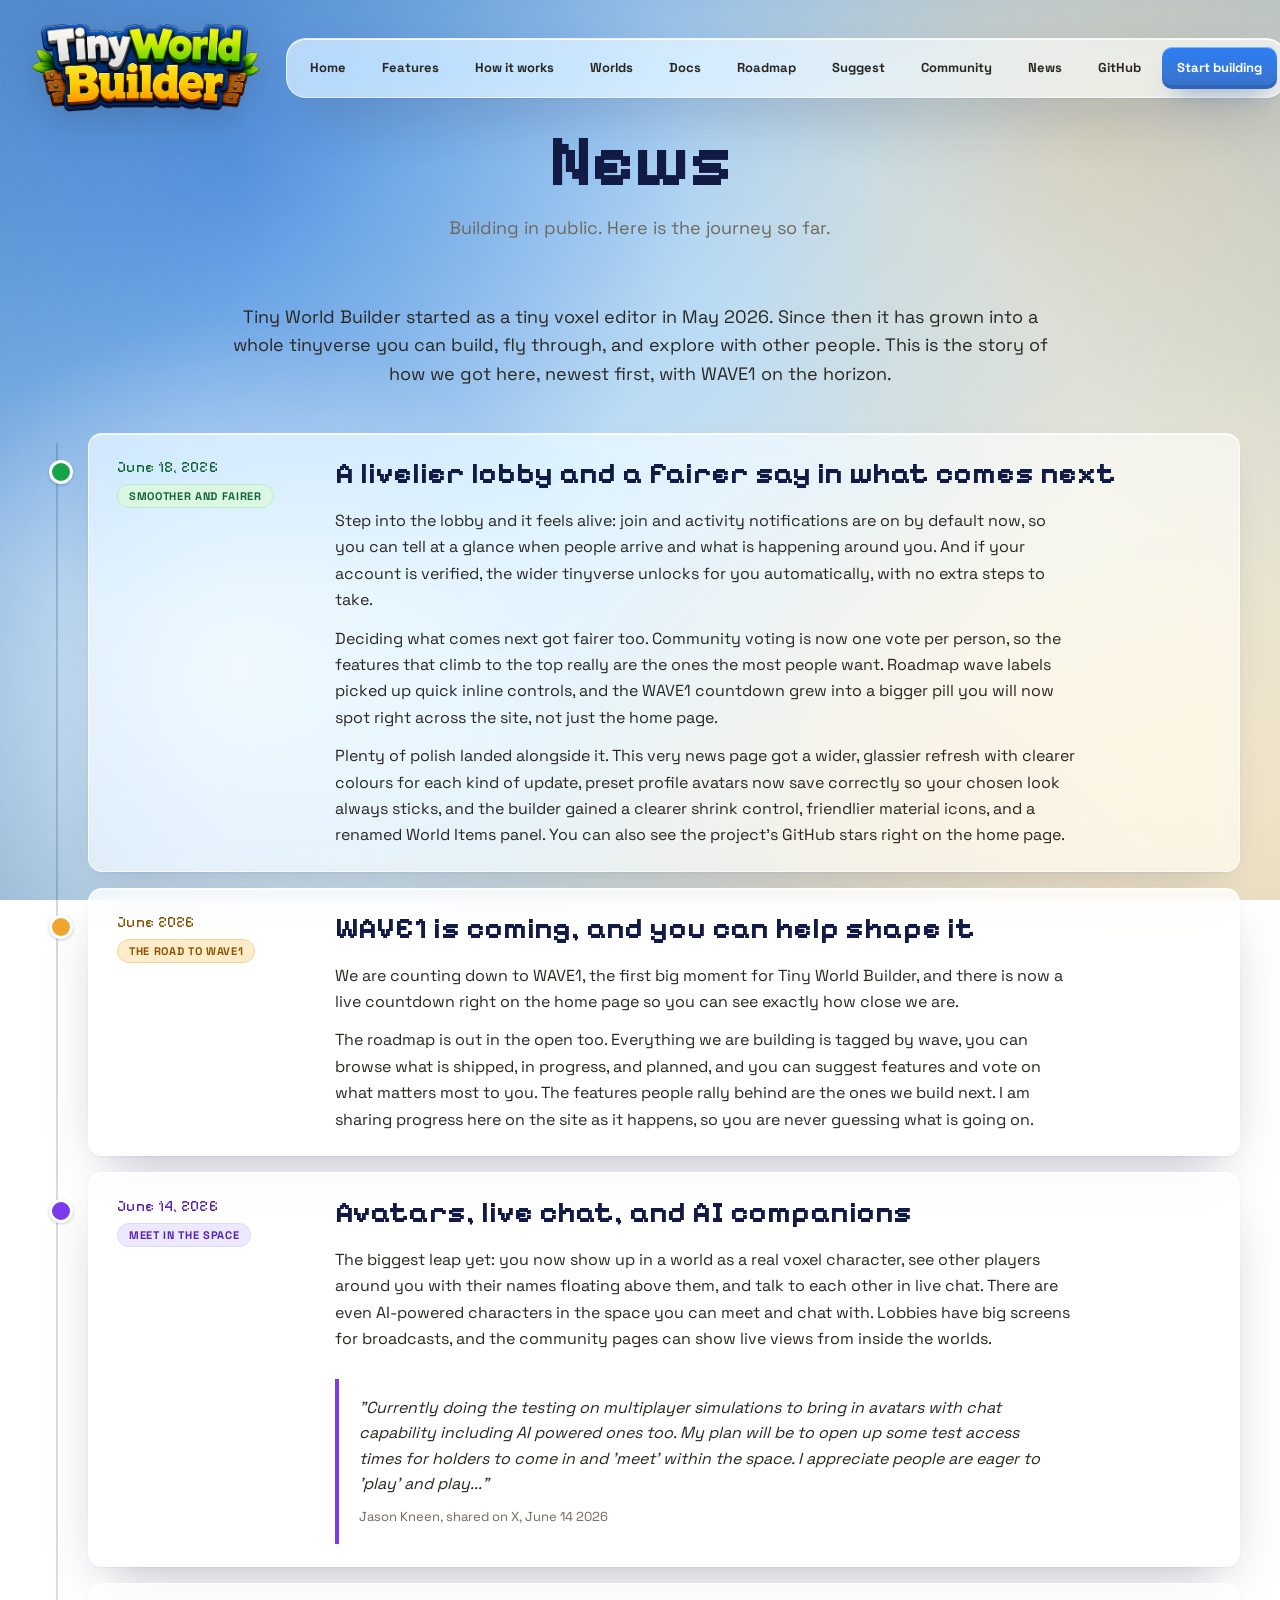
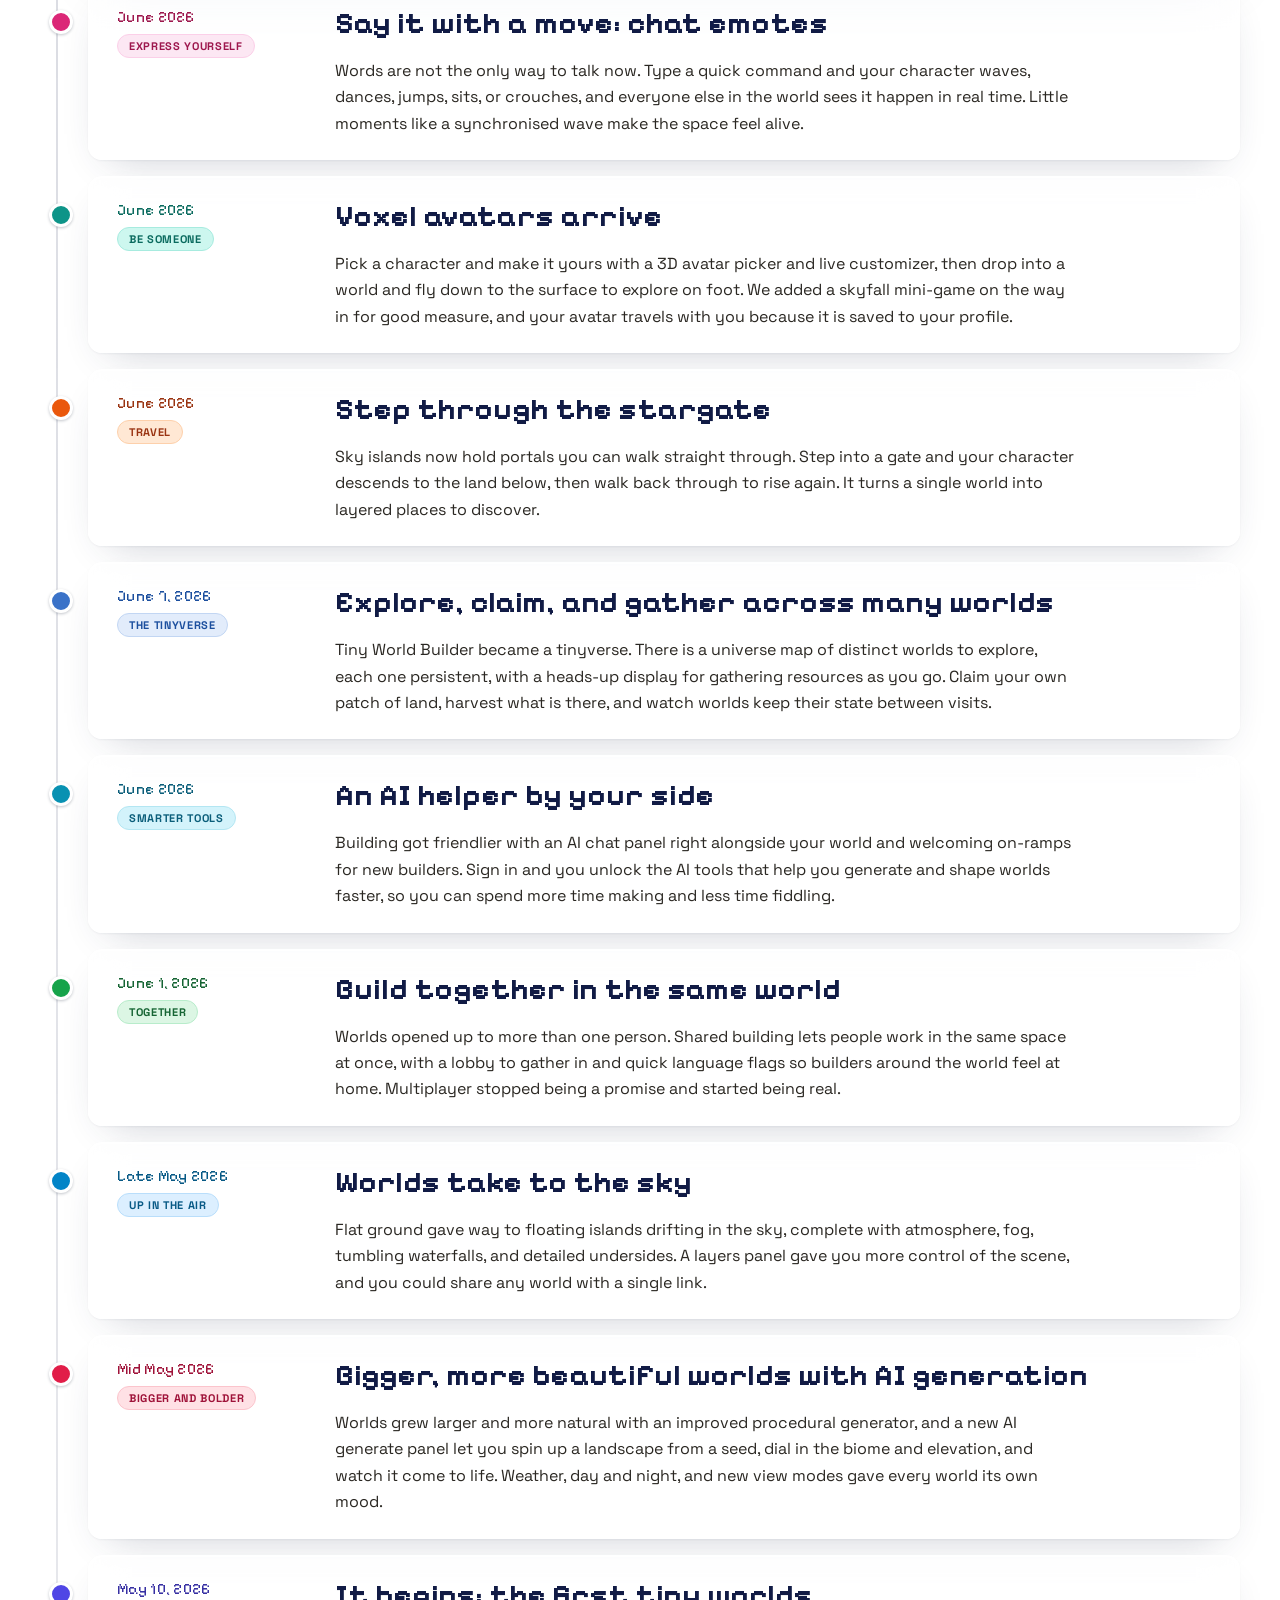
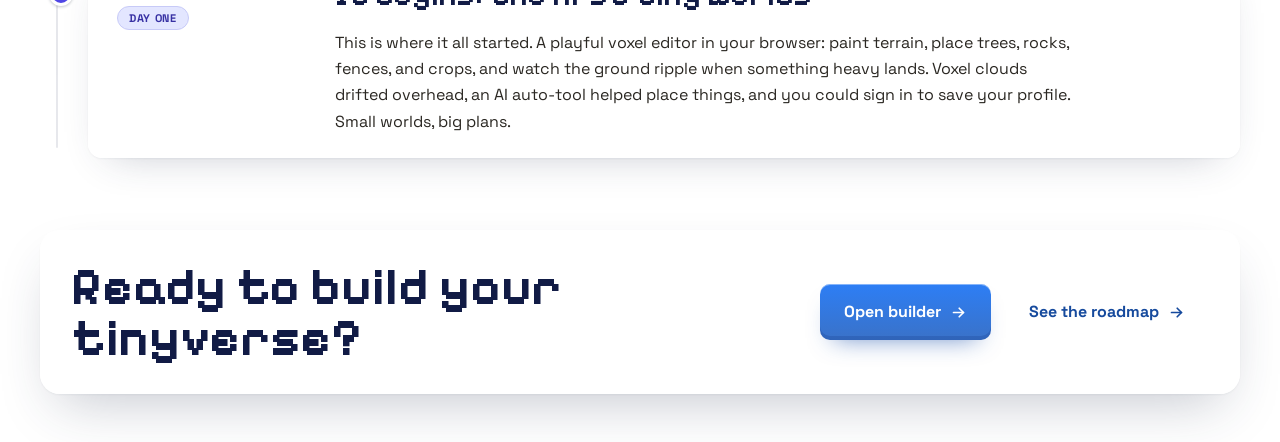
<file: news.html>
<!DOCTYPE html>
<html lang="en">
<head>
<meta charset="UTF-8" />
<meta name="viewport" content="width=device-width, initial-scale=1" />
<meta name="description" content="Progress and news from Tiny World Builder - a build-in-public timeline of what we have shipped, from the first tiny worlds to voxel avatars, multiplayer, and the road to WAVE1." />
<title>News - Tiny World Builder</title>
<link rel="icon" href="assets/twlogo.png" />
<link rel="preconnect" href="https://fonts.googleapis.com" />
<link rel="preconnect" href="https://fonts.gstatic.com" crossorigin />
<link rel="stylesheet" href="https://fonts.googleapis.com/css2?family=Space+Grotesk:wght@300..700&display=swap" />
<link rel="stylesheet" href="styles/landing.css" />
<style>
  /* Width matches the site's other page sections (hero, cta, roadmap) so
     the left/right edges line up down the page. */
  .news-section {
    width: min(1200px, calc(100% - 48px));
    margin: 0 auto;
    padding: 8px 0 72px;
  }
  .news-intro {
    margin: 0 auto 44px;
    max-width: 68ch;
    text-align: center;
    color: var(--ink);
    font-size: 18px;
    line-height: 1.6;
  }

  /* ---- Category palette (named tokens, not scattered literals) ----
     Each entry carries one cat-* class. The chip reads --cat-bg/ink/border;
     the timeline dot reads --cat-dot, so the rail and chips read as one
     coherent colour system. All chip ink/bg pairs clear WCAG AA (>=4.5:1).
     Brand anchors: wave1 dot = #f0a531, tinyverse dot = var(--accent). */
  .cat-wave1     { --cat-bg:#fdecca; --cat-ink:#8a5300; --cat-border:#f3d59a; --cat-dot:#f0a531; }
  .cat-space     { --cat-bg:#ece9fe; --cat-ink:#5b21b6; --cat-border:#ddd6fe; --cat-dot:#7c3aed; }
  .cat-express   { --cat-bg:#fce7f3; --cat-ink:#9d174d; --cat-border:#fbcfe8; --cat-dot:#db2777; }
  .cat-someone   { --cat-bg:#cdf7ef; --cat-ink:#0b6b5f; --cat-border:#a7ebdf; --cat-dot:#0d9488; }
  .cat-travel    { --cat-bg:#ffe8d4; --cat-ink:#9a3412; --cat-border:#fdd0ab; --cat-dot:#ea580c; }
  .cat-tinyverse { --cat-bg:#e2ecfb; --cat-ink:#1c4f9e; --cat-border:#c2d6f3; --cat-dot:var(--accent); }
  .cat-smarter   { --cat-bg:#d3f3fb; --cat-ink:#0b5e7a; --cat-border:#b3e6f2; --cat-dot:#0891b2; }
  .cat-together  { --cat-bg:#dcf6e4; --cat-ink:#166534; --cat-border:#b8eccb; --cat-dot:#16a34a; }
  .cat-air       { --cat-bg:#dcefff; --cat-ink:#075985; --cat-border:#b9defb; --cat-dot:#0284c7; }
  .cat-bolder    { --cat-bg:#ffe1e5; --cat-ink:#9f1239; --cat-border:#fbc4cc; --cat-dot:#e11d48; }
  .cat-dayone    { --cat-bg:#e3e6ff; --cat-ink:#3730a3; --cat-border:#c7caf7; --cat-dot:#4f46e5; }

  .news-timeline {
    list-style: none;
    margin: 0;
    padding: 0 0 0 48px;
    position: relative;
  }
  /* The connecting spine: a neutral soft line so the coloured dots read
     against it without clashing. */
  .news-timeline::before {
    content: "";
    position: absolute;
    left: 16px;
    top: 10px;
    bottom: 10px;
    width: 2px;
    border-radius: 2px;
    background: linear-gradient(180deg, rgba(17,27,69,0.18), rgba(17,27,69,0.10));
  }

  /* Each entry is a glass card (same idiom as the roadmap list) so the
     body copy sits on a controlled, high-contrast surface instead of the
     busy page gradient. Two-column grid (meta | content) fills the wider
     frame; prose is capped to a readable measure inside it. */
  .news-entry {
    position: relative;
    display: grid;
    grid-template-columns: 190px 1fr;
    column-gap: 28px;
    margin-bottom: 16px;
    padding: 22px 28px;
    background: rgba(255, 255, 255, 0.62);
    border: 1px solid rgba(255, 255, 255, 0.65);
    border-radius: var(--radius-lg);
    box-shadow:
      0 1px 0 rgba(255, 255, 255, 0.85) inset,
      0 1px 2px rgba(20, 30, 50, 0.05),
      0 16px 40px -22px rgba(40, 50, 80, 0.30);
    backdrop-filter: blur(18px) saturate(170%);
    -webkit-backdrop-filter: blur(18px) saturate(170%);
  }
  .news-entry:last-child { margin-bottom: 0; }
  /* Force everything except the meta block into the content column. */
  .news-entry > :not(.news-meta) { grid-column: 2; }
  /* Featured entries get a touch more presence. */
  .news-entry.is-featured {
    background: rgba(255, 255, 255, 0.74);
    box-shadow:
      0 1px 0 rgba(255, 255, 255, 0.9) inset,
      0 1px 2px rgba(20, 30, 50, 0.06),
      0 22px 52px -20px rgba(40, 50, 80, 0.36);
  }
  .news-entry::before {
    content: "";
    position: absolute;
    left: -40px;
    top: 26px;
    width: 18px;
    height: 18px;
    border-radius: 50%;
    background: var(--cat-dot, var(--accent));
    border: 3px solid #fff;
    box-shadow: 0 1px 3px rgba(20, 30, 50, 0.25);
  }
  .news-meta {
    grid-column: 1;
    display: flex;
    flex-direction: column;
    align-items: flex-start;
    gap: 8px;
    margin: 2px 0 0;
  }
  .news-date {
    font-family: var(--display-font);
    font-size: 15px;
    color: var(--cat-ink, var(--accent));
    letter-spacing: 0.02em;
  }
  .news-tag {
    font-size: 11px;
    font-weight: 700;
    text-transform: uppercase;
    letter-spacing: 0.06em;
    padding: 4px 11px;
    border-radius: 999px;
    background: var(--cat-bg, rgba(58,114,200,0.12));
    color: var(--cat-ink, var(--accent));
    border: 1px solid var(--cat-border, transparent);
  }
  .news-entry h2 {
    margin: 0 0 10px;
    font-family: var(--display-font);
    font-size: clamp(22px, 3.4vw, 30px);
    line-height: 1.15;
    color: #111b45;
  }
  .news-entry p {
    margin: 0 0 12px;
    max-width: 74ch;
    color: var(--ink);
    font-size: 16px;
    line-height: 1.65;
  }
  .news-entry p:last-child { margin-bottom: 0; }
  .news-quote {
    margin: 14px 0 0;
    max-width: 74ch;
    padding: 16px 20px;
    border-left: 4px solid var(--cat-dot, var(--accent));
    background: rgba(255, 255, 255, 0.55);
    border-radius: 0 var(--radius-md) var(--radius-md) 0;
    color: var(--ink);
    font-size: 16px;
    line-height: 1.6;
    font-style: italic;
  }
  .news-quote cite {
    display: block;
    margin-top: 10px;
    font-style: normal;
    font-size: 13px;
    color: var(--muted);
  }
  @media (max-width: 760px) {
    .news-entry {
      grid-template-columns: 1fr;
      column-gap: 0;
      padding: 18px 20px;
    }
    .news-entry > :not(.news-meta) { grid-column: 1; }
    .news-meta {
      grid-column: 1;
      flex-direction: row;
      flex-wrap: wrap;
      align-items: center;
      gap: 10px;
      margin-bottom: 10px;
    }
  }
  @media (max-width: 600px) {
    .news-timeline { padding-left: 30px; }
    .news-timeline::before { left: 9px; }
    .news-entry::before { left: -28px; top: 22px; width: 16px; height: 16px; }
    .news-intro { font-size: 16px; }
  }
</style>
</head>
<body class="landing-page">
  <header class="site-header" aria-label="Tiny World Builder">
    <a class="site-logo" href="/" aria-label="Tiny World Builder home">
      <img src="assets/twlogo-wordmark.png" alt="Tiny World Builder" width="1064" height="403" />
    </a>
    <nav class="site-nav" aria-label="Primary">
      <a href="/">Home</a>
      <a href="/#features">Features</a>
      <a href="/#workflow">How it works</a>
      <a href="/worlds">Worlds</a>
      <a href="/docs">Docs</a>
      <a href="/roadmap">Roadmap</a>
      <a href="/features">Suggest</a>
      <a href="/community">Community</a>
      <a href="/news" aria-current="page">News</a>
      <a href="https://github.com/jasonkneen/tiny-world-builder" rel="noopener noreferrer">GitHub</a>
      <a class="nav-cta" href="/tiny-world-builder">Start building</a>
    </nav>
  </header>

  <main>
    <section class="page-hero-section" aria-labelledby="page-title">
      <div class="page-hero-copy">
        <h1 id="page-title">News</h1>
        <p>Building in public. Here is the journey so far.</p>
      </div>
    </section>

    <section class="news-section" aria-label="Progress timeline">
      <p class="news-intro">
        Tiny World Builder started as a tiny voxel editor in May 2026. Since then it has grown
        into a whole tinyverse you can build, fly through, and explore with other people. This is
        the story of how we got here, newest first, with WAVE1 on the horizon.
      </p>

      <ol class="news-timeline">

        <li class="news-entry cat-together">
          <div class="news-meta">
            <span class="news-date">June 18, 2026</span>
            <span class="news-tag">Smoother and fairer</span>
          </div>
          <h2>A livelier lobby and a fairer say in what comes next</h2>
          <p>
            Step into the lobby and it feels alive: join and activity notifications are on by
            default now, so you can tell at a glance when people arrive and what is happening around
            you. And if your account is verified, the wider tinyverse unlocks for you automatically,
            with no extra steps to take.
          </p>
          <p>
            Deciding what comes next got fairer too. Community voting is now one vote per person, so
            the features that climb to the top really are the ones the most people want. Roadmap wave
            labels picked up quick inline controls, and the WAVE1 countdown grew into a bigger pill
            you will now spot right across the site, not just the home page.
          </p>
          <p>
            Plenty of polish landed alongside it. This very news page got a wider, glassier refresh
            with clearer colours for each kind of update, preset profile avatars now save correctly
            so your chosen look always sticks, and the builder gained a clearer shrink control,
            friendlier material icons, and a renamed World Items panel. You can also see the
            project's GitHub stars right on the home page.
          </p>
        </li>

        <li class="news-entry is-featured cat-wave1">
          <div class="news-meta">
            <span class="news-date">June 2026</span>
            <span class="news-tag">The road to WAVE1</span>
          </div>
          <h2>WAVE1 is coming, and you can help shape it</h2>
          <p>
            We are counting down to WAVE1, the first big moment for Tiny World Builder, and there
            is now a live countdown right on the home page so you can see exactly how close we are.
          </p>
          <p>
            The roadmap is out in the open too. Everything we are building is tagged by wave, you
            can browse what is shipped, in progress, and planned, and you can suggest features and
            vote on what matters most to you. The features people rally behind are the ones we build
            next. I am sharing progress here on the site as it happens, so you are never guessing
            what is going on.
          </p>
        </li>

        <li class="news-entry is-featured cat-space">
          <div class="news-meta">
            <span class="news-date">June 14, 2026</span>
            <span class="news-tag">Meet in the space</span>
          </div>
          <h2>Avatars, live chat, and AI companions</h2>
          <p>
            The biggest leap yet: you now show up in a world as a real voxel character, see other
            players around you with their names floating above them, and talk to each other in live
            chat. There are even AI-powered characters in the space you can meet and chat with.
            Lobbies have big screens for broadcasts, and the community pages can show live views
            from inside the worlds.
          </p>
          <blockquote class="news-quote">
            "Currently doing the testing on multiplayer simulations to bring in avatars with chat
            capability including AI powered ones too. My plan will be to open up some test access
            times for holders to come in and 'meet' within the space. I appreciate people are eager
            to 'play' and play..."
            <cite>Jason Kneen, shared on X, June 14 2026</cite>
          </blockquote>
        </li>

        <li class="news-entry cat-express">
          <div class="news-meta">
            <span class="news-date">June 2026</span>
            <span class="news-tag">Express yourself</span>
          </div>
          <h2>Say it with a move: chat emotes</h2>
          <p>
            Words are not the only way to talk now. Type a quick command and your character waves,
            dances, jumps, sits, or crouches, and everyone else in the world sees it happen in real
            time. Little moments like a synchronised wave make the space feel alive.
          </p>
        </li>

        <li class="news-entry cat-someone">
          <div class="news-meta">
            <span class="news-date">June 2026</span>
            <span class="news-tag">Be someone</span>
          </div>
          <h2>Voxel avatars arrive</h2>
          <p>
            Pick a character and make it yours with a 3D avatar picker and live customizer, then
            drop into a world and fly down to the surface to explore on foot. We added a skyfall
            mini-game on the way in for good measure, and your avatar travels with you because it is
            saved to your profile.
          </p>
        </li>

        <li class="news-entry cat-travel">
          <div class="news-meta">
            <span class="news-date">June 2026</span>
            <span class="news-tag">Travel</span>
          </div>
          <h2>Step through the stargate</h2>
          <p>
            Sky islands now hold portals you can walk straight through. Step into a gate and your
            character descends to the land below, then walk back through to rise again. It turns a
            single world into layered places to discover.
          </p>
        </li>

        <li class="news-entry cat-tinyverse">
          <div class="news-meta">
            <span class="news-date">June 7, 2026</span>
            <span class="news-tag">The tinyverse</span>
          </div>
          <h2>Explore, claim, and gather across many worlds</h2>
          <p>
            Tiny World Builder became a tinyverse. There is a universe map of distinct worlds to
            explore, each one persistent, with a heads-up display for gathering resources as you go.
            Claim your own patch of land, harvest what is there, and watch worlds keep their state
            between visits.
          </p>
        </li>

        <li class="news-entry cat-smarter">
          <div class="news-meta">
            <span class="news-date">June 2026</span>
            <span class="news-tag">Smarter tools</span>
          </div>
          <h2>An AI helper by your side</h2>
          <p>
            Building got friendlier with an AI chat panel right alongside your world and welcoming
            on-ramps for new builders. Sign in and you unlock the AI tools that help you generate
            and shape worlds faster, so you can spend more time making and less time fiddling.
          </p>
        </li>

        <li class="news-entry cat-together">
          <div class="news-meta">
            <span class="news-date">June 1, 2026</span>
            <span class="news-tag">Together</span>
          </div>
          <h2>Build together in the same world</h2>
          <p>
            Worlds opened up to more than one person. Shared building lets people work in the same
            space at once, with a lobby to gather in and quick language flags so builders around the
            world feel at home. Multiplayer stopped being a promise and started being real.
          </p>
        </li>

        <li class="news-entry cat-air">
          <div class="news-meta">
            <span class="news-date">Late May 2026</span>
            <span class="news-tag">Up in the air</span>
          </div>
          <h2>Worlds take to the sky</h2>
          <p>
            Flat ground gave way to floating islands drifting in the sky, complete with atmosphere,
            fog, tumbling waterfalls, and detailed undersides. A layers panel gave you more control
            of the scene, and you could share any world with a single link.
          </p>
        </li>

        <li class="news-entry cat-bolder">
          <div class="news-meta">
            <span class="news-date">Mid May 2026</span>
            <span class="news-tag">Bigger and bolder</span>
          </div>
          <h2>Bigger, more beautiful worlds with AI generation</h2>
          <p>
            Worlds grew larger and more natural with an improved procedural generator, and a new AI
            generate panel let you spin up a landscape from a seed, dial in the biome and elevation,
            and watch it come to life. Weather, day and night, and new view modes gave every world
            its own mood.
          </p>
        </li>

        <li class="news-entry cat-dayone">
          <div class="news-meta">
            <span class="news-date">May 10, 2026</span>
            <span class="news-tag">Day one</span>
          </div>
          <h2>It begins: the first tiny worlds</h2>
          <p>
            This is where it all started. A playful voxel editor in your browser: paint terrain,
            place trees, rocks, fences, and crops, and watch the ground ripple when something heavy
            lands. Voxel clouds drifted overhead, an AI auto-tool helped place things, and you could
            sign in to save your profile. Small worlds, big plans.
          </p>
        </li>

      </ol>
    </section>

    <section class="cta-section" aria-labelledby="cta-title">
      <div class="cta-copy">
        <h2 id="cta-title">Ready to build your tinyverse?</h2>
      </div>
      <div class="cta-actions">
        <a class="primary-action" href="/tiny-world-builder">
          <span>Open builder</span>
          <svg viewBox="0 0 24 24" aria-hidden="true"><path d="M5 12h14"/><path d="m13 6 6 6-6 6"/></svg>
        </a>
        <a class="secondary-action" href="/roadmap">
          <span>See the roadmap</span>
          <svg viewBox="0 0 24 24" aria-hidden="true"><path d="M5 12h14"/><path d="m13 6 6 6-6 6"/></svg>
        </a>
      </div>
    </section>
  </main>
</body>
</html>
</file>
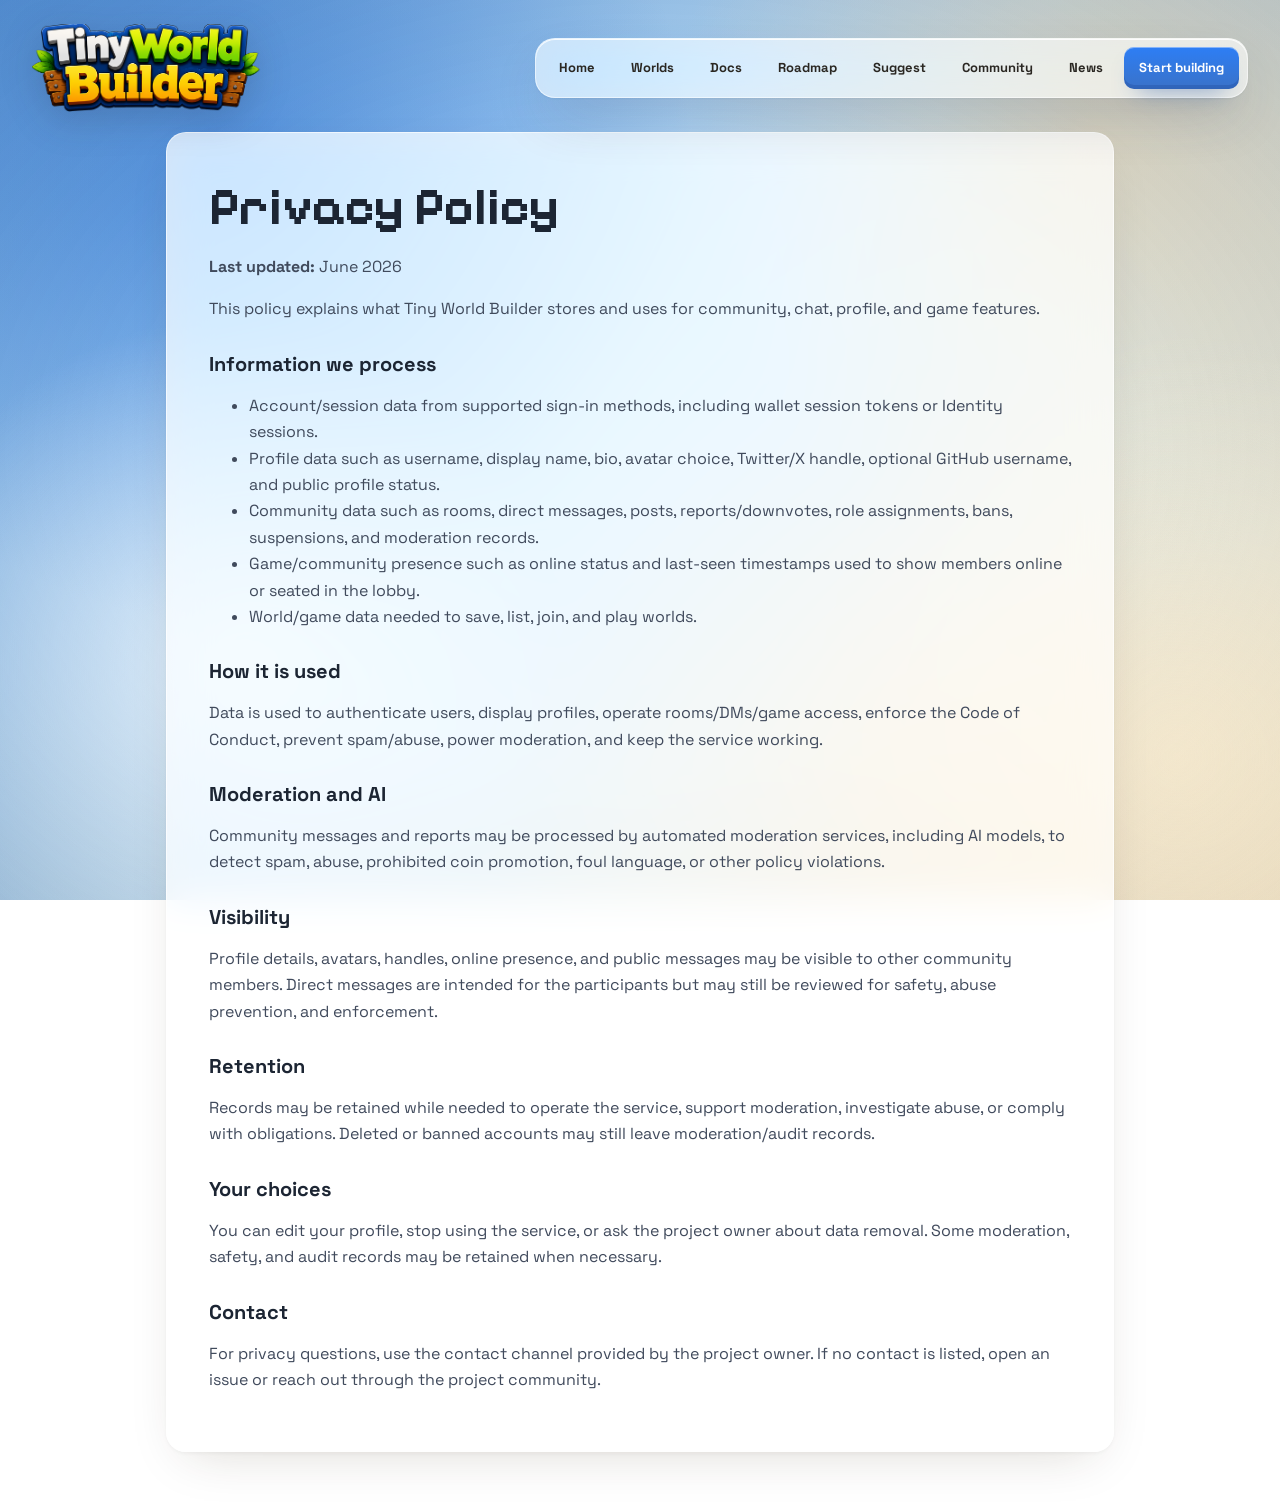
<file: privacy.html>
<!DOCTYPE html>
<html lang="en">
<head>
<meta charset="UTF-8" />
<meta name="viewport" content="width=device-width, initial-scale=1" />
<meta name="description" content="Tiny World Builder Privacy Policy" />
<title>Privacy Policy - Tiny World Builder</title>
<link rel="icon" href="assets/twlogo.png" />
<link rel="preconnect" href="https://fonts.googleapis.com" />
<link rel="preconnect" href="https://fonts.gstatic.com" crossorigin />
<link rel="stylesheet" href="https://fonts.googleapis.com/css2?family=Space+Grotesk:wght@300..700&display=swap" />
<link rel="stylesheet" href="styles/landing.css" />
<style>
  .legal-main { width:min(980px, calc(100vw - 32px)); margin:0 auto; padding:132px 16px 56px; }
  .legal-card { background:rgba(255,255,255,.76); border:1px solid rgba(255,255,255,.62); border-radius:var(--radius-xl); box-shadow:var(--shadow); backdrop-filter:blur(20px) saturate(180%); -webkit-backdrop-filter:blur(20px) saturate(180%); padding:clamp(22px,4vw,42px); color:#1c2533; }
  .legal-card h1 { font-family:var(--display-font); font-size:clamp(32px,5vw,52px); margin:0 0 6px; }
  .legal-card h2 { margin:28px 0 10px; font-size:20px; }
  .legal-card p, .legal-card li { color:#404a5c; line-height:1.65; }
  .legal-card a { color:var(--accent); font-weight:700; text-decoration:none; }
  .legal-card a:hover { text-decoration:underline; }
</style>
</head>
<body class="landing-page">
  <header class="site-header" aria-label="Tiny World Builder">
    <a class="site-logo" href="/" aria-label="Tiny World Builder home"><img src="assets/twlogo-wordmark.png" alt="Tiny World Builder" width="1064" height="403" /></a>
    <nav class="site-nav" aria-label="Primary">
      <a href="/">Home</a><a href="/worlds">Worlds</a><a href="/docs">Docs</a><a href="/roadmap">Roadmap</a><a href="/features">Suggest</a><a href="/community">Community</a><a href="/news">News</a><a class="nav-cta" href="/tiny-world-builder">Start building</a>
    </nav>
  </header>
  <main class="legal-main">
    <article class="legal-card">
      <h1>Privacy Policy</h1>
      <p><strong>Last updated:</strong> June 2026</p>
      <p>This policy explains what Tiny World Builder stores and uses for community, chat, profile, and game features.</p>
      <h2>Information we process</h2>
      <ul>
        <li>Account/session data from supported sign-in methods, including wallet session tokens or Identity sessions.</li>
        <li>Profile data such as username, display name, bio, avatar choice, Twitter/X handle, optional GitHub username, and public profile status.</li>
        <li>Community data such as rooms, direct messages, posts, reports/downvotes, role assignments, bans, suspensions, and moderation records.</li>
        <li>Game/community presence such as online status and last-seen timestamps used to show members online or seated in the lobby.</li>
        <li>World/game data needed to save, list, join, and play worlds.</li>
      </ul>
      <h2>How it is used</h2>
      <p>Data is used to authenticate users, display profiles, operate rooms/DMs/game access, enforce the Code of Conduct, prevent spam/abuse, power moderation, and keep the service working.</p>
      <h2>Moderation and AI</h2>
      <p>Community messages and reports may be processed by automated moderation services, including AI models, to detect spam, abuse, prohibited coin promotion, foul language, or other policy violations.</p>
      <h2>Visibility</h2>
      <p>Profile details, avatars, handles, online presence, and public messages may be visible to other community members. Direct messages are intended for the participants but may still be reviewed for safety, abuse prevention, and enforcement.</p>
      <h2>Retention</h2>
      <p>Records may be retained while needed to operate the service, support moderation, investigate abuse, or comply with obligations. Deleted or banned accounts may still leave moderation/audit records.</p>
      <h2>Your choices</h2>
      <p>You can edit your profile, stop using the service, or ask the project owner about data removal. Some moderation, safety, and audit records may be retained when necessary.</p>
      <h2>Contact</h2>
      <p>For privacy questions, use the contact channel provided by the project owner. If no contact is listed, open an issue or reach out through the project community.</p>
    </article>
  </main>
</body>
</html>
</file>
<file: styles/landing.css>
@font-face {
  font-family: 'Pixelify Sans';
  font-style: normal;
  font-weight: 400 700;
  font-display: swap;
  src: url('fonts/PixelifySans-latin.woff2') format('woff2');
}

:root {
  --bg: #f4ede0;
  --panel: #ffffff;
  --ink: #2a2722;
  --muted: #6f695f;
  --line: #ebe3d2;
  --line-soft: #f3ecdc;
  --accent: #3a72c8;
  --shadow: 0 18px 50px -20px rgba(50, 35, 10, 0.18), 0 2px 6px -2px rgba(50, 35, 10, 0.08);
  --radius-sm: 6px;
  --radius-md: 10px;
  --radius-lg: 14px;
  --radius-xl: 20px;
  --display-font: 'Pixelify Sans', ui-monospace, 'SF Mono', Menlo, monospace;
  --body-font: 'Space Grotesk', system-ui, -apple-system, BlinkMacSystemFont, 'Segoe UI', sans-serif;
}

* {
  box-sizing: border-box;
}

html {
  scroll-behavior: smooth;
}

body {
  margin: 0;
  min-width: 320px;
  background:
    radial-gradient(circle at 86% 15%, rgba(255, 214, 154, 0.45), transparent 32%),
    radial-gradient(circle at 18% 18%, rgba(26, 103, 210, 0.45), transparent 36%),
    radial-gradient(circle at 70% 86%, rgba(255, 188, 126, 0.18), transparent 36%),
    linear-gradient(135deg, rgb(106, 168, 235) 0%, rgb(188, 220, 244) 48%, #fff0d1 100%);
  background-attachment: fixed;
  color: var(--ink);
  font-family: var(--body-font);
  -webkit-font-smoothing: antialiased;
  text-rendering: optimizeLegibility;
}

body::before {
  content: '';
  position: fixed;
  inset: 0;
  z-index: -2;
  pointer-events: none;
  background:
    radial-gradient(circle at 18% 74%, rgba(255, 255, 255, 0.62), transparent 28%),
    radial-gradient(circle at 92% 84%, rgba(255, 240, 209, 0.58), transparent 30%),
    radial-gradient(ellipse at center, rgba(5, 10, 20, 0) 50%, rgba(5, 10, 20, 0.12) 100%);
}

a {
  color: inherit;
}

img,
svg {
  display: block;
}

.site-header {
  position: absolute;
  top: 24px;
  left: 32px;
  right: 32px;
  z-index: 10;
  display: flex;
  align-items: center;
  justify-content: space-between;
  gap: 24px;
}

.site-logo {
  display: block;
  width: clamp(176px, 18vw, 260px);
  flex: 0 0 auto;
  filter: drop-shadow(0 10px 18px rgba(20, 30, 50, 0.18));
}

.site-logo img {
  width: 100%;
  height: auto;
}

.site-nav {
  display: flex;
  align-items: center;
  gap: 6px;
  padding: 8px;
  background: rgba(255, 255, 255, 0.62);
  border: 1px solid rgba(255, 255, 255, 0.55);
  border-radius: var(--radius-xl);
  box-shadow:
    0 1px 0 rgba(255, 255, 255, 0.85) inset,
    0 1px 2px rgba(20, 30, 50, 0.05),
    0 24px 56px -16px rgba(40, 50, 80, 0.30);
  backdrop-filter: blur(22px) saturate(180%);
  -webkit-backdrop-filter: blur(22px) saturate(180%);
}

.site-nav a,
.primary-action,
.secondary-action {
  min-height: 42px;
  display: inline-flex;
  align-items: center;
  justify-content: center;
  gap: 9px;
  padding: 0 15px;
  border-radius: var(--radius-md);
  font-size: 13px;
  font-weight: 750;
  line-height: 1;
  letter-spacing: 0;
  text-decoration: none;
  white-space: nowrap;
  transition: background 0.12s ease, color 0.12s ease, transform 0.08s ease, box-shadow 0.12s ease;
}

.site-nav a:hover,
.secondary-action:hover {
  background: rgba(255, 255, 255, 0.55);
}

.site-nav a:active,
.primary-action:active,
.secondary-action:active {
  transform: translateY(1px);
}

.site-nav a:focus-visible,
.primary-action:focus-visible,
.secondary-action:focus-visible,
.scroll-cue:focus-visible {
  outline: none;
  box-shadow: 0 0 0 3px rgba(255, 255, 255, 0.86), 0 0 0 6px rgba(23, 107, 235, 0.28);
}

.site-nav .nav-cta,
.primary-action {
  color: #ffffff;
  background: linear-gradient(180deg, #2d7ef5 0%, var(--accent) 100%);
  box-shadow:
    inset 0 1px 0 rgba(255, 255, 255, 0.42),
    inset 0 -4px 0 rgba(17, 51, 128, 0.22),
    0 12px 24px -14px rgba(22, 76, 170, 0.68);
}

.site-nav .nav-cta:hover,
.primary-action:hover {
  background: linear-gradient(180deg, #3c8afa 0%, #2c67bd 100%);
}
.site-nav .landing-account-chip[hidden] { display: none !important; }
.site-nav .landing-account-chip {
  min-height: 48px;
  max-width: 210px;
  padding: 4px 13px 4px 5px;
  justify-content: flex-start;
  gap: 9px;
  color: #172033;
  background:
    linear-gradient(180deg, rgba(255, 255, 255, 0.9), rgba(241, 247, 255, 0.74));
  border: 1px solid rgba(255, 255, 255, 0.72);
  box-shadow:
    inset 0 1px 0 rgba(255, 255, 255, 0.95),
    0 14px 28px -20px rgba(20, 50, 90, 0.42);
}
.site-nav .landing-account-chip:hover {
  background:
    linear-gradient(180deg, rgba(255, 255, 255, 0.98), rgba(236, 246, 255, 0.9));
}
.landing-account-avatar {
  width: 38px;
  height: 38px;
  flex: 0 0 38px;
  display: grid;
  place-items: center;
  overflow: hidden;
  border-radius: 12px;
  background: linear-gradient(135deg, #2d7ef5, #7fd0ff);
  color: #fff;
  border: 1px solid rgba(255, 255, 255, 0.82);
  box-shadow: inset 0 -6px 12px rgba(17, 51, 128, 0.16);
  font-size: 12px;
  font-weight: 850;
  letter-spacing: 0.04em;
  object-fit: cover;
}
.landing-account-copy {
  min-width: 0;
  display: flex;
  flex-direction: column;
  gap: 2px;
}
.landing-account-copy strong,
.landing-account-copy small {
  display: block;
  overflow: hidden;
  text-overflow: ellipsis;
  white-space: nowrap;
}
.landing-account-copy strong {
  max-width: 138px;
  font-size: 12px;
  font-weight: 850;
  line-height: 1.05;
}
.landing-account-copy small {
  max-width: 138px;
  color: #5f6c82;
  font-size: 10px;
  font-weight: 720;
  line-height: 1;
}
.site-nav.has-account .landing-account-chip { display: inline-flex; }
.site-nav.has-account .nav-cta { display: none; }

.primary-action svg,
.secondary-action svg {
  width: 17px;
  height: 17px;
  fill: none;
  stroke: currentColor;
  stroke-width: 2.4;
  stroke-linecap: round;
  stroke-linejoin: round;
}

.secondary-action {
  color: #164a9d;
  background: rgba(255, 255, 255, 0.38);
}

.hero-section {
  position: relative;
  min-height: min(900px, 92svh);
  display: grid;
  align-items: center;
  padding: 124px 32px 112px;
  overflow: hidden;
}

.hero-section::before {
  content: '';
  position: absolute;
  inset: 0;
  z-index: 0;
  pointer-events: none;
  background: linear-gradient(90deg, rgba(220, 239, 255, 0.86) 0%, rgba(220, 239, 255, 0.52) 34%, rgba(220, 239, 255, 0) 66%);
}

.hero-media {
  position: absolute;
  inset: 0;
  z-index: -1;
  overflow: hidden;
  pointer-events: none;
  -webkit-mask-image: linear-gradient(90deg, transparent 0%, rgba(0, 0, 0, 0.35) 14%, #000 38%, #000 100%);
  mask-image: linear-gradient(90deg, transparent 0%, rgba(0, 0, 0, 0.35) 14%, #000 38%, #000 100%);
}

.hero-media img {
  width: 100%;
  height: 100%;
  object-fit: cover;
  object-position: center right;
}

.hero-copy {
  position: relative;
  z-index: 1;
  width: min(640px, 100%);
  margin-left: max(0px, calc((100vw - 1200px) / 2));
}

.hero-copy h1 {
  margin: 0;
  color: #111b45;
  font-family: var(--display-font);
  font-size: clamp(58px, 8.2vw, 118px);
  font-weight: 700;
  letter-spacing: 0;
  line-height: 0.95;
  text-shadow: 0 2px 22px rgba(255, 255, 255, 0.88);
}

.hero-copy h1 span {
  display: block;
  color: #155dd4;
}

.hero-copy p {
  width: min(500px, 100%);
  margin: 26px 0 0;
  color: #25304c;
  font-size: clamp(20px, 2.1vw, 28px);
  font-weight: 650;
  letter-spacing: 0;
  line-height: 1.35;
  text-shadow: 0 2px 18px rgba(255, 255, 255, 0.82);
}

.hero-actions {
  display: flex;
  flex-wrap: wrap;
  gap: 14px;
  margin-top: 34px;
}

.hero-actions .primary-action,
.hero-actions .secondary-action,
.cta-actions .primary-action,
.cta-actions .secondary-action {
  min-height: 56px;
  padding: 0 24px;
  font-size: 16px;
}

/* -------- hero live-worlds feed panel -------- */
.hero-feed {
  position: absolute;
  z-index: 2;
  top: 50%;
  right: max(28px, calc((100vw - 1200px) / 2));
  transform: translateY(-50%);
  width: 320px;
  max-width: calc(100vw - 56px);
  max-height: calc(100vh - 112px);
  overflow: visible;
  padding: 16px;
  border-radius: 20px;
  background: rgba(255, 255, 255, 0.72);
  border: 1px solid rgba(255, 255, 255, 0.85);
  box-shadow: 0 24px 60px -28px rgba(17, 27, 69, 0.5);
  -webkit-backdrop-filter: blur(18px);
  backdrop-filter: blur(18px);
}
.hero-feed.is-expanded {
  top: 92px;
  transform: none;
  overflow-y: auto;
  overscroll-behavior: contain;
  scrollbar-width: thin;
}
.hero-feed.is-expanded::-webkit-scrollbar { width: 6px; }
.hero-feed.is-expanded::-webkit-scrollbar-thumb {
  border-radius: 999px;
  background: rgba(17, 27, 69, 0.22);
}

.hero-feed-head {
  display: flex;
  align-items: center;
  gap: 10px;
  margin-bottom: 12px;
}
.hero-feed-live {
  display: inline-flex;
  align-items: center;
  gap: 6px;
  font-size: 12px;
  font-weight: 700;
  letter-spacing: 0.04em;
  text-transform: uppercase;
  color: #1f8a4c;
}
.hero-feed-dot {
  width: 8px;
  height: 8px;
  border-radius: 50%;
  background: #25c264;
  box-shadow: 0 0 0 0 rgba(37, 194, 100, 0.5);
  animation: heroFeedPulse 1.8s infinite;
}
@keyframes heroFeedPulse {
  70% { box-shadow: 0 0 0 7px rgba(37, 194, 100, 0); }
  100% { box-shadow: 0 0 0 0 rgba(37, 194, 100, 0); }
}
.hero-feed-title {
  font-size: 13px;
  font-weight: 650;
  color: #25304c;
}

.hero-feed-list {
  list-style: none;
  margin: 0;
  padding: 0;
  display: flex;
  flex-direction: column;
  gap: 6px;
}
.hero-feed-item { margin: 0; }
.hero-feed-item.is-expanded {
  padding: 6px;
  border-radius: 16px;
  background: rgba(8, 15, 31, 0.08);
  box-shadow: inset 0 0 0 1px rgba(255, 255, 255, 0.48);
}
.hero-feed-link {
  display: flex;
  align-items: center;
  width: 100%;
  gap: 12px;
  padding: 8px;
  border: 0;
  border-radius: 13px;
  background: transparent;
  color: inherit;
  font: inherit;
  text-align: left;
  text-decoration: none;
  cursor: pointer;
  transition: background 0.14s ease, transform 0.14s ease;
}
.hero-feed-link:hover,
.hero-feed-link:focus-visible { background: rgba(255, 255, 255, 0.7); }
.hero-feed-link:focus-visible {
  outline: 2px solid rgba(21, 93, 212, 0.5);
  outline-offset: 2px;
}
.hero-feed-item.is-expanded .hero-feed-link { background: rgba(255, 255, 255, 0.64); }
.hero-feed-map {
  width: 44px;
  height: 44px;
  border-radius: 9px;
  flex-shrink: 0;
  image-rendering: pixelated;
  box-shadow: inset 0 0 0 1px rgba(17, 27, 69, 0.12);
}
.hero-feed-body {
  display: flex;
  flex-direction: column;
  min-width: 0;
  gap: 1px;
}
.hero-feed-name {
  font-size: 14px;
  font-weight: 700;
  color: #111b45;
  overflow: hidden;
  text-overflow: ellipsis;
  white-space: nowrap;
}
.hero-feed-meta {
  font-size: 11.5px;
  font-weight: 500;
  color: #6b7488;
  overflow: hidden;
  text-overflow: ellipsis;
  white-space: nowrap;
}
.hero-feed-stats {
  display: flex;
  gap: 10px;
  margin-top: 3px;
}
.hero-feed-stat {
  display: inline-flex;
  align-items: center;
  gap: 4px;
  font-size: 11px;
  font-weight: 600;
  color: #8a90a0;
}
.hero-feed-pip {
  width: 6px;
  height: 6px;
  border-radius: 50%;
  background: #c2c6d0;
}
.hero-feed-stat.is-live { color: #1f8a4c; }
.hero-feed-stat.is-live .hero-feed-pip { background: #25c264; }
.hero-feed-expand-cue {
  flex: 0 0 auto;
  margin-left: auto;
  padding: 4px 7px;
  border-radius: 999px;
  background: rgba(17, 27, 69, 0.08);
  color: #56617a;
  font-size: 9px;
  font-weight: 800;
  letter-spacing: 0.08em;
  text-transform: uppercase;
}
.hero-feed-item.is-expanded .hero-feed-expand-cue {
  background: rgba(21, 93, 212, 0.13);
  color: #155dd4;
  font-size: 13px;
  line-height: 1;
}
.hero-feed-cctv {
  margin-top: 7px;
  overflow: hidden;
  border-radius: 14px;
  background: #070a08;
  border: 1px solid rgba(9, 19, 35, 0.42);
  box-shadow:
    inset 0 0 0 1px rgba(230, 255, 220, 0.08),
    0 18px 36px -28px rgba(0, 0, 0, 0.75);
}
.hero-feed-cctv-canvas {
  display: block;
  width: 100%;
  height: auto;
  aspect-ratio: 16 / 9;
  image-rendering: pixelated;
  background: #050705;
}
.hero-feed-cctv-meta {
  display: grid;
  grid-template-columns: 1fr;
  gap: 3px;
  padding: 8px 10px 9px;
  border-top: 1px solid rgba(214, 246, 205, 0.12);
  color: rgba(235, 255, 229, 0.78);
  font: 700 10px ui-monospace, SFMono-Regular, Menlo, monospace;
  letter-spacing: 0.05em;
  text-transform: uppercase;
}
.hero-feed-cctv-meta strong {
  color: rgba(246, 255, 241, 0.95);
  font-size: 11px;
  letter-spacing: 0.04em;
}
.hero-feed-cctv-meta a {
  width: max-content;
  color: #a5ffb5;
  text-decoration: none;
}
.hero-feed-cctv-meta a:hover { text-decoration: underline; }
.hero-feed-cctv-dot {
  display: inline-block;
  width: 6px;
  height: 6px;
  margin-right: 6px;
  border-radius: 50%;
  background: #25c264;
  box-shadow: 0 0 12px rgba(37, 194, 100, 0.72);
}

.hero-feed-foot {
  display: flex;
  align-items: center;
  justify-content: space-between;
  margin-top: 12px;
  padding: 9px 12px;
  border-radius: 12px;
  background: rgba(21, 93, 212, 0.1);
  color: #155dd4;
  font-size: 13px;
  font-weight: 650;
  text-decoration: none;
  transition: background 0.14s ease;
}
.hero-feed-foot:hover { background: rgba(21, 93, 212, 0.18); }
.hero-feed-foot svg {
  width: 16px;
  height: 16px;
  fill: none;
  stroke: currentColor;
  stroke-width: 2.4;
  stroke-linecap: round;
  stroke-linejoin: round;
}

/* Below the wide hero layout, drop the panel into normal flow under the copy. */
@media (max-width: 1080px) {
  .hero-feed {
    position: static;
    transform: none;
    margin: 36px 0 0;
    width: min(420px, 100%);
  }
}

.scroll-cue {
  position: absolute;
  left: 50%;
  bottom: 28px;
  width: 54px;
  height: 54px;
  transform: translateX(-50%);
  z-index: 1;
  display: grid;
  place-items: center;
  color: var(--accent);
  border-radius: 18px;
  background: rgba(255, 255, 255, 0.72);
  border: 1px solid rgba(255, 255, 255, 0.62);
  box-shadow:
    0 1px 0 rgba(255, 255, 255, 0.9) inset,
    0 14px 34px -18px rgba(20, 30, 50, 0.38);
  backdrop-filter: blur(18px) saturate(180%);
  -webkit-backdrop-filter: blur(18px) saturate(180%);
}

.scroll-cue svg {
  width: 22px;
  height: 22px;
  fill: none;
  stroke: currentColor;
  stroke-width: 2.7;
  stroke-linecap: round;
  stroke-linejoin: round;
}

.features-section,
.workflow-section,
.cta-section {
  position: relative;
  width: min(1200px, calc(100% - 48px));
  margin: 0 auto;
}

.features-section {
  padding: 24px 0 72px;
}

.section-head {
  display: flex;
  flex-direction: column;
  align-items: start;
  gap: 12px;
  margin-bottom: 24px;
}

.section-head h2,
.cta-copy h2 {
  margin: 0;
  color: #111b45;
  font-family: var(--display-font);
  font-size: clamp(32px, 4vw, 56px);
  font-weight: 700;
  letter-spacing: 0;
  line-height: 1;
}

.section-head p,
.cta-copy p {
  max-width: 420px;
  margin: 0;
  color: var(--muted);
  font-size: 16px;
  font-weight: 650;
  line-height: 1.55;
}

.feature-grid {
  display: grid;
  grid-template-columns: repeat(4, minmax(0, 1fr));
  gap: 20px;
}

.feature-card {
  min-height: 280px;
  padding: 18px;
  display: flex;
  flex-direction: column;
  justify-content: flex-end;
  gap: 10px;
  background: rgba(255, 255, 255, 0.58);
  border: 1px solid rgba(255, 255, 255, 0.62);
  border-radius: var(--radius-lg);
  box-shadow:
    0 1px 0 rgba(255, 255, 255, 0.88) inset,
    0 1px 2px rgba(20, 30, 50, 0.05),
    0 20px 52px -20px rgba(40, 50, 80, 0.30);
  backdrop-filter: blur(18px) saturate(180%);
  -webkit-backdrop-filter: blur(18px) saturate(180%);
}

.feature-card h3,
.workflow-steps h3 {
  margin: 0;
  color: #111b45;
  font-family: var(--display-font);
  font-size: 21px;
  font-weight: 700;
  letter-spacing: 0;
  line-height: 1.12;
}

.feature-card p,
.workflow-steps p {
  margin: 0;
  color: #44506b;
  font-size: 14px;
  font-weight: 600;
  line-height: 1.55;
}

.feature-visual {
  min-height: 132px;
  display: flex;
  align-items: center;
  justify-content: center;
  margin-bottom: auto;
}

.feature-visual img {
  width: min(100%, 178px);
  aspect-ratio: 1 / 1;
  height: auto;
  object-fit: contain;
  border-radius: var(--radius-lg);
  mix-blend-mode: multiply;
}

.workflow-section {
  padding: 8px 0 70px;
}

.workflow-steps {
  list-style: none;
  margin: 0;
  padding: 16px;
  display: grid;
  grid-template-columns: repeat(3, minmax(0, 1fr));
  gap: 16px;
  background: rgba(255, 255, 255, 0.54);
  border: 1px solid rgba(255, 255, 255, 0.62);
  border-radius: var(--radius-xl);
  box-shadow:
    0 1px 0 rgba(255, 255, 255, 0.88) inset,
    0 1px 2px rgba(20, 30, 50, 0.05),
    0 24px 56px -18px rgba(40, 50, 80, 0.28);
  backdrop-filter: blur(22px) saturate(180%);
  -webkit-backdrop-filter: blur(22px) saturate(180%);
}

.workflow-steps li {
  display: grid;
  grid-template-columns: 48px 1fr;
  gap: 14px;
  align-items: start;
  padding: 18px;
}

.step-number {
  width: 44px;
  height: 44px;
  display: grid;
  place-items: center;
  color: #ffffff;
  font-family: var(--display-font);
  font-size: 20px;
  font-weight: 700;
  line-height: 1;
  border-radius: 14px;
  background: linear-gradient(180deg, #2d7ef5 0%, var(--accent) 100%);
  box-shadow:
    inset 0 1px 0 rgba(255, 255, 255, 0.42),
    inset 0 -4px 0 rgba(17, 51, 128, 0.22),
    0 12px 24px -14px rgba(22, 76, 170, 0.68);
}

.workflow-steps h3 {
  margin-bottom: 6px;
}

.cta-section {
  margin-bottom: 48px;
  padding: 30px;
  display: flex;
  align-items: center;
  justify-content: space-between;
  gap: 28px;
  background: rgba(255, 255, 255, 0.58);
  border: 1px solid rgba(255, 255, 255, 0.62);
  border-radius: var(--radius-xl);
  box-shadow:
    0 1px 0 rgba(255, 255, 255, 0.88) inset,
    0 1px 2px rgba(20, 30, 50, 0.05),
    0 24px 56px -18px rgba(40, 50, 80, 0.28);
  backdrop-filter: blur(22px) saturate(180%);
  -webkit-backdrop-filter: blur(22px) saturate(180%);
}

.cta-copy p {
  max-width: 560px;
  margin-top: 12px;
}

.cta-actions {
  display: flex;
  align-items: center;
  gap: 14px;
  flex: 0 0 auto;
}

@media (max-width: 980px) {
  .site-header {
    left: 20px;
    right: 20px;
  }

  .site-nav a:not(.nav-cta) {
    display: none;
  }

  .hero-section {
    min-height: auto;
    padding: 118px 20px 64px;
  }

  .hero-media {
    opacity: 0.62;
    -webkit-mask-image: linear-gradient(180deg, #000 0%, rgba(0, 0, 0, 0.82) 62%, transparent 100%);
    mask-image: linear-gradient(180deg, #000 0%, rgba(0, 0, 0, 0.82) 62%, transparent 100%);
  }

  .hero-media img {
    object-position: 68% center;
  }

  .features-section,
  .workflow-section,
  .cta-section {
    width: min(100% - 32px, 720px);
  }

  .section-head,
  .cta-section {
    display: grid;
    align-items: start;
  }

  .feature-grid {
    grid-template-columns: repeat(2, minmax(0, 1fr));
  }

  .workflow-steps {
    grid-template-columns: 1fr;
  }

  .workflow-steps li {
    padding: 12px;
  }

  .cta-actions {
    flex-wrap: wrap;
  }
}

@media (max-width: 620px) {
  .site-header {
    top: 14px;
    left: 14px;
    right: 14px;
  }

  .site-logo {
    width: 154px;
  }

  .site-nav {
    padding: 6px;
    border-radius: var(--radius-lg);
  }

  .site-nav .nav-cta {
    min-height: 38px;
    padding: 0 12px;
    font-size: 12px;
  }

  .hero-section {
    padding: 104px 16px 52px;
  }

  .hero-section::before {
    background: linear-gradient(180deg, rgba(220, 239, 255, 0.94) 0%, rgba(220, 239, 255, 0.84) 48%, rgba(220, 239, 255, 0.18) 100%);
  }

  .hero-copy h1 {
    font-size: clamp(48px, 16vw, 72px);
  }

  .hero-copy p {
    font-size: 19px;
  }

  .hero-actions,
  .cta-actions {
    display: grid;
    grid-template-columns: 1fr;
    width: 100%;
  }

  .hero-actions .primary-action,
  .hero-actions .secondary-action,
  .cta-actions .primary-action,
  .cta-actions .secondary-action {
    width: 100%;
  }

  .scroll-cue {
    display: none;
  }

  .features-section {
    padding-top: 8px;
  }

  .section-head {
    gap: 10px;
  }

  .feature-grid {
    grid-template-columns: 1fr;
  }

  .feature-card {
    min-height: 240px;
  }

  .workflow-steps {
    padding: 10px;
    border-radius: var(--radius-lg);
  }

  .workflow-steps li {
    grid-template-columns: 42px 1fr;
    gap: 12px;
  }

  .step-number {
    width: 38px;
    height: 38px;
    border-radius: 12px;
    font-size: 17px;
  }

  .cta-section {
    padding: 20px;
    margin-bottom: 32px;
    border-radius: var(--radius-lg);
  }
}

/* -------- roadmap page -------- */

.page-hero-section {
  width: min(1200px, calc(100% - 48px));
  margin: 0 auto;
  padding: 124px 0 56px;
  text-align: center;
}

.page-hero-copy h1 {
  margin: 0 0 16px;
  font-family: var(--display-font);
  font-size: clamp(40px, 7vw, 72px);
  font-weight: 700;
  line-height: 1.05;
  color: #111b45;
}

.page-hero-copy p {
  margin: 0;
  font-size: 18px;
  color: var(--muted);
}

.roadmap-section {
  width: min(1200px, calc(100% - 48px));
  margin: 0 auto;
  padding: 8px 0 64px;
}

.roadmap-list {
  list-style: none;
  margin: 0;
  padding: 16px;
  display: flex;
  flex-direction: column;
  gap: 4px;
  background: rgba(255, 255, 255, 0.54);
  border: 1px solid rgba(255, 255, 255, 0.62);
  border-radius: var(--radius-xl);
  box-shadow:
    0 1px 0 rgba(255, 255, 255, 0.88) inset,
    0 1px 2px rgba(20, 30, 50, 0.05),
    0 24px 56px -18px rgba(40, 50, 80, 0.28);
  backdrop-filter: blur(22px) saturate(180%);
  -webkit-backdrop-filter: blur(22px) saturate(180%);
}

.roadmap-list li {
  display: grid;
  grid-template-columns: 90px 1fr;
  gap: 14px;
  align-items: start;
  padding: 18px;
  border-radius: var(--radius-lg);
}

.roadmap-list li:hover {
  background: rgba(255, 255, 255, 0.44);
}

.roadmap-list h3 {
  margin: 0 0 6px;
}

.roadmap-list p {
  margin: 0;
  color: var(--muted);
  font-size: 15px;
}

.roadmap-status {
  display: inline-flex;
  align-items: center;
  justify-content: center;
  padding: 4px 10px;
  border-radius: 20px;
  font-size: 12px;
  font-weight: 600;
  letter-spacing: 0.02em;
  text-transform: uppercase;
  white-space: nowrap;
  margin-top: 3px;
}

.roadmap-status--done {
  background: #e6f4ea;
  color: #1a6632;
  border: 1px solid #b7dfbe;
}

.roadmap-status--active {
  background: #e8f0fe;
  color: #1a4fcf;
  border: 1px solid #b3cafd;
}

.roadmap-status--planned {
  background: #f5f5f5;
  color: #555;
  border: 1px solid #ddd;
}

/* -------- docs page -------- */

.docs-section {
  width: min(1200px, calc(100% - 48px));
  margin: 0 auto;
  padding: 8px 0 64px;
}

.docs-grid {
  display: grid;
  grid-template-columns: repeat(auto-fill, minmax(260px, 1fr));
  gap: 16px;
}

.docs-card {
  display: grid;
  grid-template-columns: 40px 1fr;
  grid-template-rows: auto 1fr auto;
  column-gap: 14px;
  row-gap: 10px;
  padding: 24px;
  background: rgba(255, 255, 255, 0.54);
  border: 1px solid rgba(255, 255, 255, 0.62);
  border-radius: var(--radius-xl);
  box-shadow:
    0 1px 0 rgba(255, 255, 255, 0.88) inset,
    0 1px 2px rgba(20, 30, 50, 0.05),
    0 12px 32px -12px rgba(40, 50, 80, 0.22);
  backdrop-filter: blur(20px) saturate(170%);
  -webkit-backdrop-filter: blur(20px) saturate(170%);
  color: inherit;
  text-decoration: none;
  transition: transform 0.14s ease, box-shadow 0.14s ease;
}

.docs-card:hover {
  transform: translateY(-2px);
  box-shadow:
    0 1px 0 rgba(255, 255, 255, 0.92) inset,
    0 2px 4px rgba(20, 30, 50, 0.06),
    0 20px 48px -14px rgba(40, 50, 80, 0.3);
}

.docs-card-coming {
  opacity: 0.6;
  pointer-events: none;
}

.docs-card-icon {
  grid-row: 1;
  grid-column: 1;
  width: 40px;
  height: 40px;
  display: flex;
  align-items: center;
  justify-content: center;
  border-radius: 10px;
  background: rgba(23, 107, 235, 0.1);
  color: #1862d4;
}

.docs-card-icon svg {
  width: 18px;
  height: 18px;
}

.docs-card h3 {
  grid-row: 1;
  grid-column: 2;
  align-self: center;
  margin: 0;
  font-size: 17px;
  font-weight: 700;
  color: #111b45;
}

.docs-card p {
  grid-column: 1 / -1;
  margin: 0;
  font-size: 14px;
  color: var(--muted);
  line-height: 1.55;
}

.docs-card-link {
  grid-column: 1 / -1;
  display: inline-flex;
  align-items: center;
  gap: 5px;
  font-size: 13px;
  font-weight: 600;
  color: #1862d4;
  margin-top: 4px;
}

.docs-card-link svg {
  width: 13px;
  height: 13px;
  stroke: currentColor;
  fill: none;
  stroke-width: 2;
  stroke-linecap: round;
  stroke-linejoin: round;
}

.docs-card-badge {
  display: inline-flex;
  align-items: center;
  padding: 3px 8px;
  background: #f5f5f5;
  border: 1px solid #ddd;
  border-radius: 20px;
  font-size: 11px;
  font-weight: 600;
  color: #666;
  letter-spacing: 0.03em;
  text-transform: uppercase;
  margin-top: 4px;
  width: fit-content;
}

@media (prefers-reduced-motion: reduce) {
  html {
    scroll-behavior: auto;
  }

  *,
  *::before,
  *::after {
    transition-duration: 0.01ms !important;
    animation-duration: 0.01ms !important;
    animation-iteration-count: 1 !important;
  }
}

/* -------- roadmap loading spinner -------- */
.roadmap-loading {
  display: flex;
  align-items: center;
  justify-content: center;
  gap: 10px;
  padding: 48px;
  color: var(--muted);
  font-size: 14px;
}

.roadmap-spinner {
  width: 20px;
  height: 20px;
  border: 2px solid rgba(23, 107, 235, 0.18);
  border-top-color: #1862d4;
  border-radius: 50%;
  animation: roadmap-spin 0.7s linear infinite;
}

@keyframes roadmap-spin {
  to { transform: rotate(360deg); }
}

/* -------- admin users -------- */
.admin-users-page .site-header {
  position: relative;
  top: auto;
  left: auto;
  right: auto;
  width: min(1200px, calc(100% - 48px));
  margin: 22px auto 0;
  align-items: center;
  gap: 18px;
}

.admin-users-page .site-logo {
  width: clamp(168px, 18vw, 230px);
}

.admin-users-page .site-nav {
  max-width: min(100%, 620px);
  margin-left: auto;
  overflow: hidden;
  justify-content: flex-end;
}

.admin-users-page .site-nav a {
  padding: 0 13px;
  color: #2f2b25;
}

.admin-users-page .site-nav a[aria-current="page"] {
  color: #ffffff;
  background: linear-gradient(180deg, #2d7ef5 0%, #3a72c8 100%);
  box-shadow: inset 0 1px 0 rgba(255,255,255,.38), inset 0 -3px 0 rgba(17,51,128,.18);
}

.admin-users-hero {
  width: min(1040px, calc(100% - 48px));
  min-height: 0;
  padding: 72px 0 26px;
}

.admin-users-hero .page-hero-copy h1 {
  margin-bottom: 10px;
  font-size: clamp(42px, 5.4vw, 64px);
}

.admin-users-hero .page-hero-copy p:not(.eyebrow) {
  max-width: 780px;
  margin: 0 auto;
  color: #4f5c70;
  font-size: clamp(15px, 1.7vw, 18px);
  line-height: 1.5;
}

.admin-users-hero .eyebrow {
  margin: 0 0 8px;
  color: #5f5a50;
  font-size: 14px;
  font-weight: 850;
  letter-spacing: 0.08em;
  text-transform: uppercase;
}

.admin-users-shell {
  width: min(1320px, calc(100% - 48px));
  margin: 0 auto 56px;
  padding: 18px;
  background: rgba(248, 252, 255, 0.88);
  border: 1px solid rgba(255, 255, 255, 0.72);
  border-radius: var(--radius-xl);
  box-shadow: var(--shadow);
  backdrop-filter: blur(22px) saturate(160%);
  -webkit-backdrop-filter: blur(22px) saturate(160%);
}

.admin-users-toolbar {
  display: flex;
  align-items: flex-end;
  gap: 10px;
  flex-wrap: wrap;
  margin-bottom: 10px;
}

.admin-users-toolbar label,
.admin-user-editor label {
  display: flex;
  flex-direction: column;
  gap: 6px;
  color: #39445b;
  font-size: 12px;
  font-weight: 800;
}

.admin-users-toolbar label {
  flex: 1 1 420px;
}

.admin-users-toolbar input,
.admin-user-editor input[type="text"],
.admin-user-editor input[type="email"],
.admin-user-editor input[type="url"],
.admin-user-editor textarea {
  width: 100%;
  border: 1px solid rgba(45, 83, 130, 0.18);
  border-radius: 12px;
  padding: 11px 13px;
  background: rgba(255, 255, 255, 0.86);
  color: #172033;
  font: 650 14px/1.2 var(--body-font);
  outline: none;
}

.admin-users-toolbar input:focus,
.admin-user-editor input:focus,
.admin-user-editor textarea:focus {
  border-color: rgba(45, 126, 245, 0.62);
  box-shadow: 0 0 0 4px rgba(45, 126, 245, 0.12);
}

.admin-users-status {
  min-height: 20px;
  margin: 0 0 18px;
  color: #52627d;
  font-weight: 700;
}

.admin-users-status[data-tone="error"] { color: #b73535; }
.admin-users-status[data-tone="warn"] { color: #9a6513; }

.admin-users-layout {
  display: grid;
  grid-template-columns: minmax(0, 1fr) minmax(360px, 430px);
  gap: 16px;
  align-items: start;
}

.admin-users-list-wrap {
  overflow: auto;
  border: 1px solid rgba(45, 83, 130, 0.12);
  border-radius: 16px;
  background: rgba(255, 255, 255, 0.64);
}

.admin-users-table {
  width: 100%;
  border-collapse: collapse;
  min-width: 680px;
  table-layout: fixed;
}

.admin-users-table th:nth-child(1),
.admin-users-table td:nth-child(1) { width: 26%; }
.admin-users-table th:nth-child(2),
.admin-users-table td:nth-child(2) { width: 26%; }
.admin-users-table th:nth-child(3),
.admin-users-table td:nth-child(3) { width: 23%; }
.admin-users-table th:nth-child(4),
.admin-users-table td:nth-child(4) { width: 12%; }
.admin-users-table th:nth-child(5),
.admin-users-table td:nth-child(5) { width: 13%; text-align: right; }

.admin-users-table th,
.admin-users-table td {
  padding: 13px 14px;
  border-bottom: 1px solid rgba(45, 83, 130, 0.10);
  text-align: left;
  vertical-align: middle;
}

.admin-users-table th {
  color: #5b6880;
  font-size: 11px;
  font-weight: 900;
  text-transform: uppercase;
  letter-spacing: 0.05em;
}

.admin-users-table td {
  color: #22304a;
  font-size: 13px;
  font-weight: 650;
  overflow: hidden;
  text-overflow: ellipsis;
}

.admin-users-table strong,
.admin-users-table small {
  display: block;
}

.admin-users-table small {
  margin-top: 3px;
  color: #6f7d94;
  overflow: hidden;
  text-overflow: ellipsis;
  white-space: nowrap;
}

.admin-users-table td > strong,
.admin-users-table td:nth-child(2),
.admin-users-table td:nth-child(3) {
  overflow-wrap: anywhere;
}

.admin-users-empty {
  padding: 42px !important;
  text-align: center !important;
  color: var(--muted) !important;
}

.admin-badge {
  display: inline-flex;
  align-items: center;
  min-height: 24px;
  padding: 0 9px;
  border-radius: 999px;
  background: rgba(78, 91, 112, 0.10);
  color: #5d6777;
  font-size: 11px;
  font-weight: 900;
}

.admin-badge.ok {
  background: rgba(31, 150, 92, 0.14);
  color: #16714a;
}

.admin-user-editor {
  display: grid;
  gap: 11px;
  padding: 16px;
  border: 1px solid rgba(45, 83, 130, 0.12);
  border-radius: 16px;
  background: rgba(255, 255, 255, 0.72);
}

.admin-user-editor-head {
  display: flex;
  align-items: center;
  justify-content: space-between;
  gap: 12px;
}

.admin-user-editor h2 {
  margin: 0;
  color: #172033;
  font-family: var(--display-font);
  font-size: clamp(24px, 3vw, 30px);
  line-height: 1.05;
}

.admin-user-editor-head span {
  padding: 6px 9px;
  border-radius: 999px;
  background: rgba(45, 126, 245, 0.12);
  color: #245da8;
  font-size: 11px;
  font-weight: 900;
}

.admin-user-check {
  flex-direction: row !important;
  align-items: center;
  padding: 12px;
  border-radius: 12px;
  background: rgba(45, 126, 245, 0.08);
}

.admin-user-check input {
  width: 18px;
  height: 18px;
}

.admin-reset-note {
  margin: 0;
  color: #6f7d94;
  font-size: 12px;
  font-weight: 700;
}

.admin-user-actions {
  display: flex;
  gap: 10px;
  flex-wrap: wrap;
}

.admin-user-actions .primary-action,
.admin-user-actions .secondary-action {
  flex: 1 1 150px;
}

@media (max-width: 1180px) {
  .admin-users-page .site-header {
    width: min(1040px, calc(100% - 36px));
  }

  .admin-users-page .site-nav {
    max-width: none;
    overflow-x: auto;
    justify-content: flex-start;
  }

  .admin-users-layout {
    grid-template-columns: 1fr;
  }

  .admin-user-editor {
    grid-template-columns: repeat(2, minmax(0, 1fr));
  }

  .admin-user-editor-head,
  .admin-user-editor label:nth-of-type(7),
  .admin-user-check,
  .admin-reset-note,
  .admin-user-actions {
    grid-column: 1 / -1;
  }
}

@media (max-width: 760px) {
  .admin-users-page .site-header {
    width: calc(100% - 28px);
    margin-top: 14px;
    flex-direction: column;
    align-items: stretch;
  }

  .admin-users-page .site-logo {
    width: 190px;
  }

  .admin-users-page .site-nav {
    width: 100%;
  }

  .admin-users-hero,
  .admin-users-shell {
    width: calc(100% - 28px);
  }

  .admin-users-hero {
    padding-top: 44px;
  }

  .admin-users-toolbar .primary-action,
  .admin-users-toolbar .secondary-action {
    flex: 1 1 120px;
  }

  .admin-user-editor {
    grid-template-columns: 1fr;
  }
}
</file>
